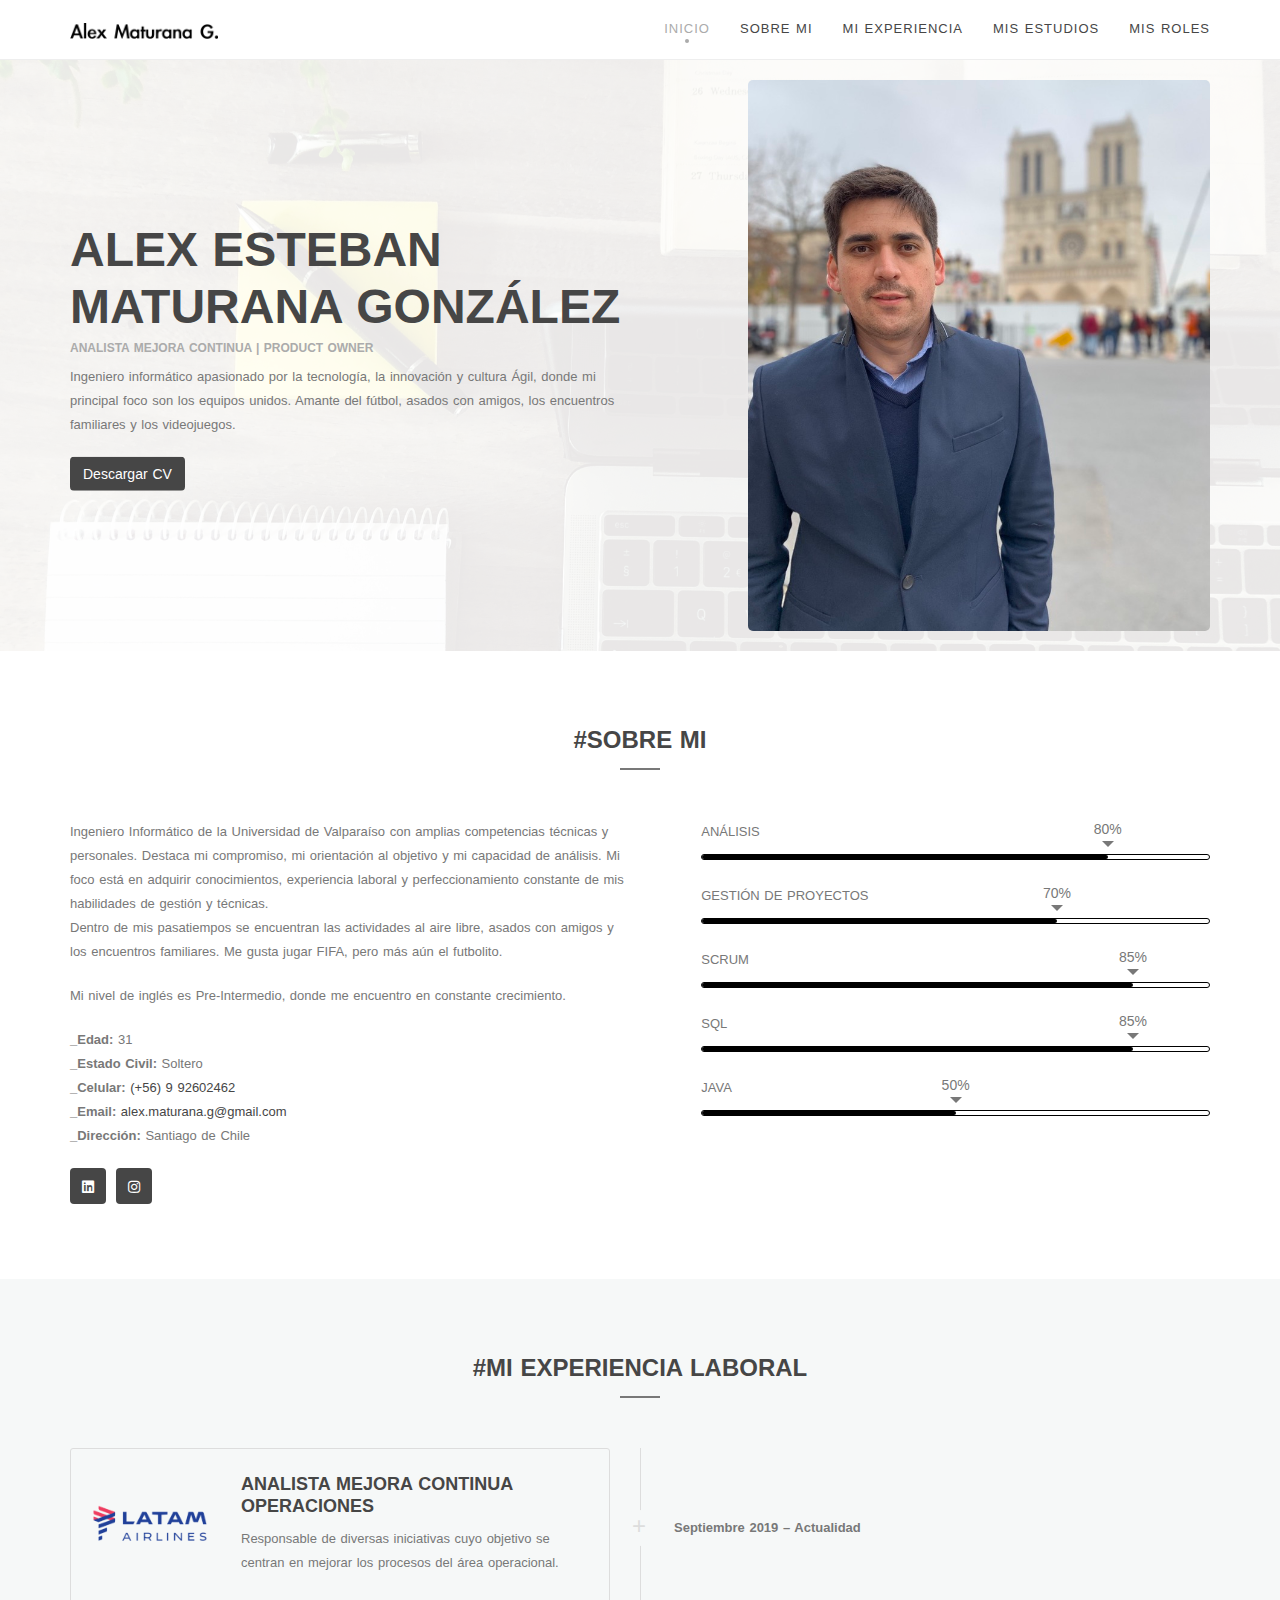
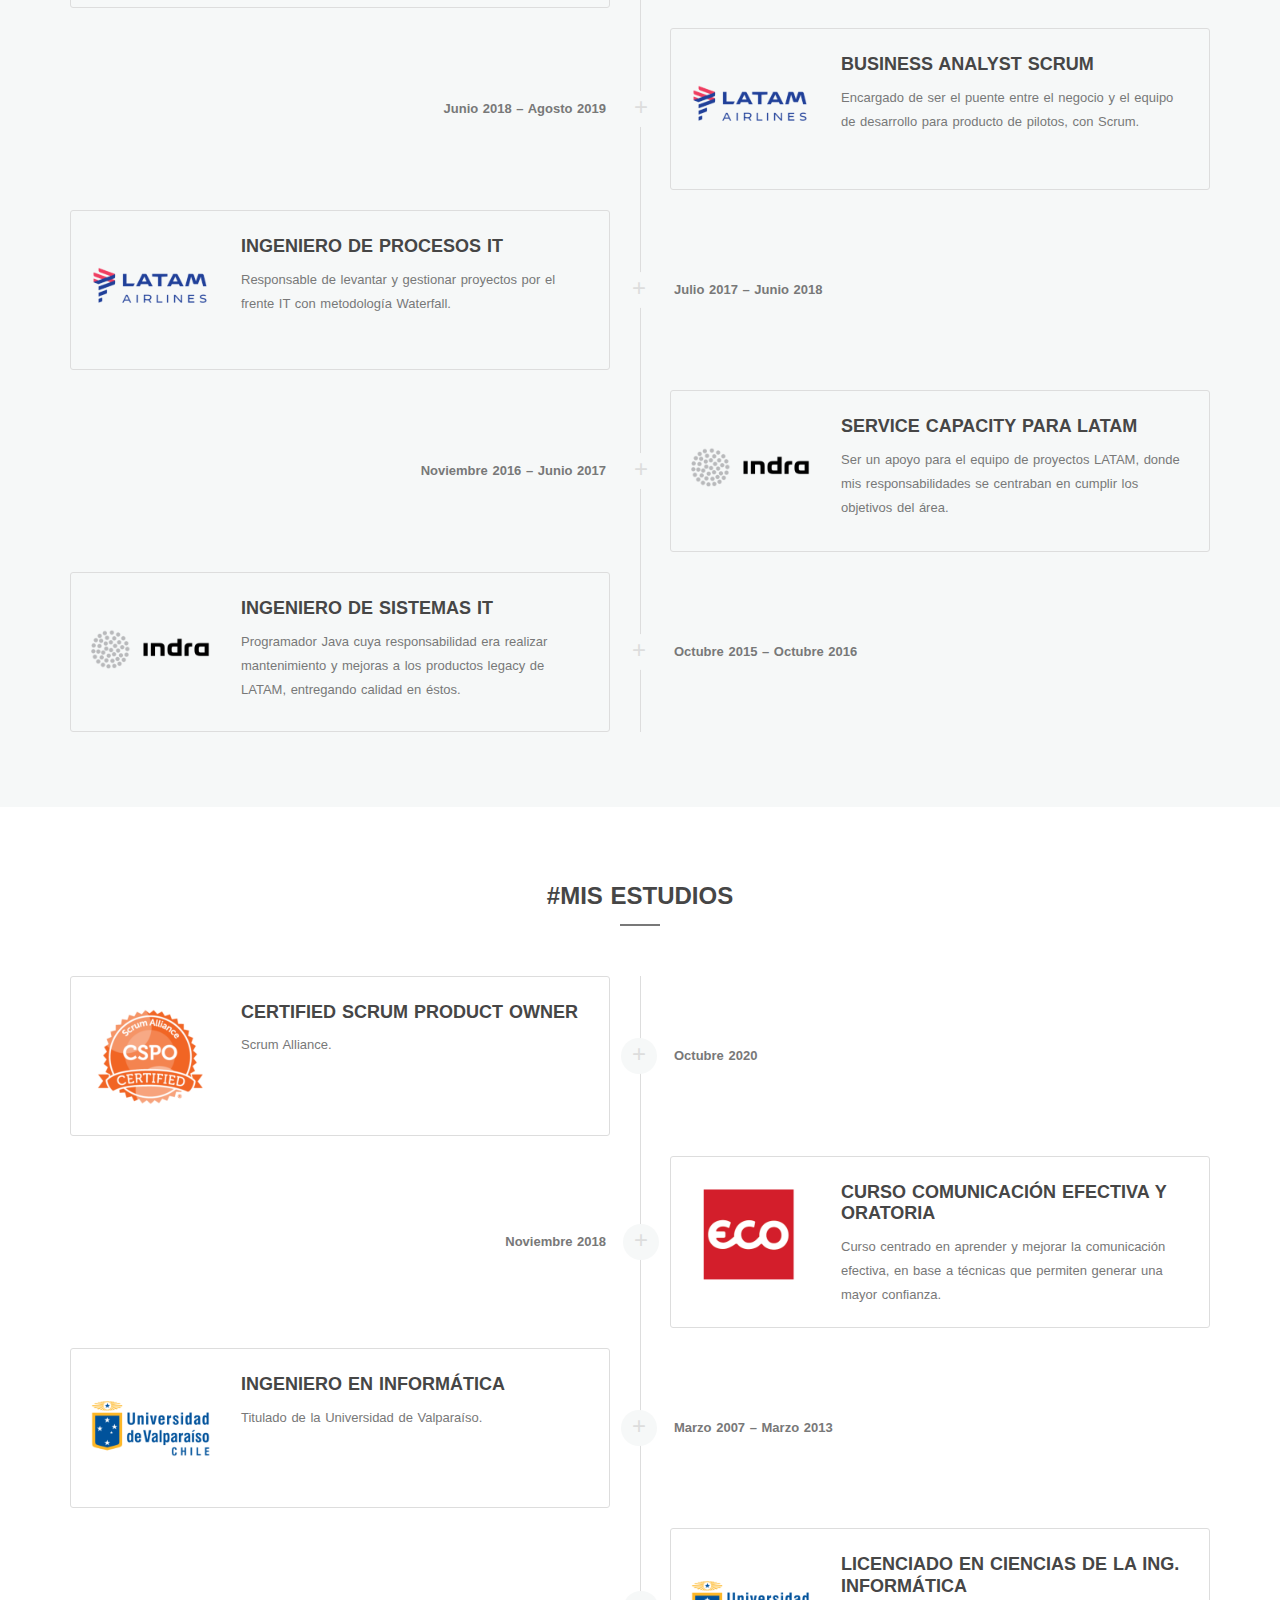
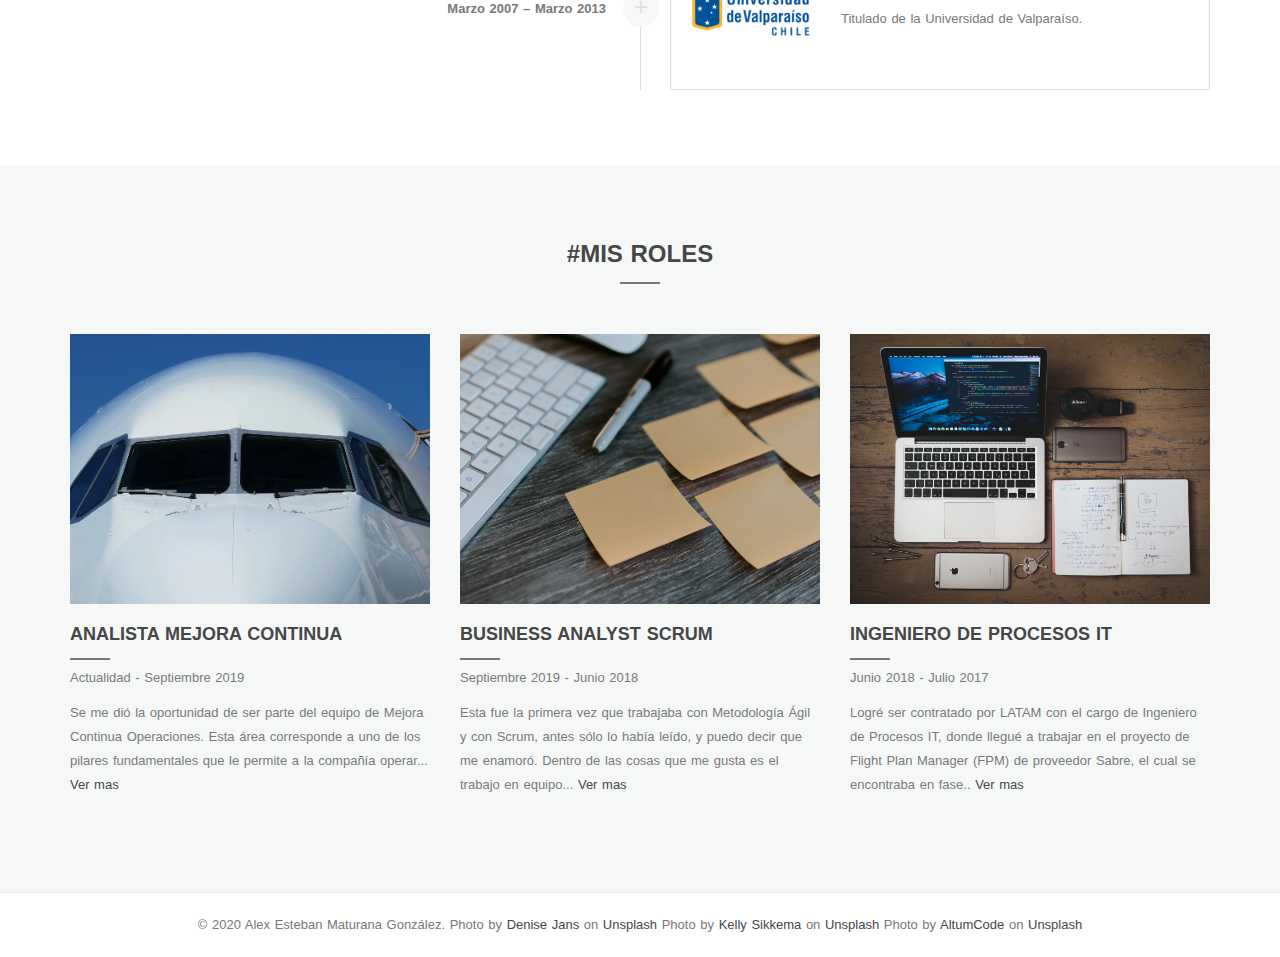
<file: index.html>
<!DOCTYPE html>
<html lang="es">

	<head>
		<meta charset="UTF-8">
		<title>Alex M.G</title>
		<meta name="viewport" content="width=device-width, initial-scale=1.0">
		<meta name="format-detection" content="telephone=no">
		<meta name="apple-mobile-web-app-capable" content="yes">
		<meta name="description" content="CV Alex Maturana Gonzalez">
   		<meta name="author" content="Alex Maturana Gonzalez">
		
		<link rel="stylesheet" type="text/css" href="css/libs/bootstrap.min.css">
		<link rel="stylesheet" type="text/css" href="css/styles.css">
		<link href="css/fontawesome-free-5.14/css/all.css" rel="stylesheet">

		<!-- Global site tag (gtag.js) - Google Analytics -->
		<script async src="https://www.googletagmanager.com/gtag/js?id=UA-178997174-1"></script>
		<script>
  			window.dataLayer = window.dataLayer || [];
  			function gtag(){dataLayer.push(arguments);}
  			gtag('js', new Date());
			gtag('config', 'UA-178997174-1');
		</script>

	</head>

<body class="home">

	<!-- Preload -->
	<div id="preload">
		<div class="kd-bounce">
			<div></div>
			<div></div>
		</div>
	</div>
	<!-- Preload -->

	<!-- Wrapper Site -->
	<div id="main-content">

		<!-- Header -->
		<header id="header" class="header">
			<div class="container">
				<div class="header-inner">
					<div class="logo-wrap">
						<div class="logo">
							<a href="index.html">
								<img src="images/logo.png" srcset="images/logo@2x.png 2x" alt="">
							</a>
						</div>
					</div>
					<div class="wrap-menu">

						<!-- Mobile -->
						<div class="menu-mobile">
							<span class="item item-1"></span>
							<span class="item item-2"></span>
							<span class="item item-3"></span>
						</div>
						<!-- End Mobile -->

						<!-- Main Menu -->
						<div class="main-menu">

							<!-- Logo Mobile -->
							<div class="logo">
								<a href="index.html">
									<img src="images/logo-mobile.png" srcset="images/logo-mobile@2x.png 2x" alt="">
								</a>
							</div>
							<!-- End Logo Mobile -->

							<nav class="nav">
								<ul class="menu menu-list text-right clearfix">
									<li class="menu-item active"><a href="index.html#home">Inicio</a></li>
									<li class="menu-item"><a href="index.html#about">Sobre Mi</a></li>
									<li class="menu-item"><a href="index.html#experience">Mi Experiencia</a></li>
									<li class="menu-item"><a href="index.html#estudios">Mis Estudios</a></li>
									<li class="menu-item"><a href="index.html#roles">Mis Roles</a></li>
								</ul>
							</nav>

							<!-- Btn Close -->
							<div class="btn-close">
								<i class="fa fa-times" title="Close"></i>
							</div>

							<!-- End Btn Close -->
						</div>
						<!-- End Main Menu -->
					</div>
				</div>
			</div>
		</header>
		<div class="cover"></div>
		<div class="header-hide"></div>
		<!-- End Header -->

		<!-- Main Image -->
		<div id="home"></div>
		<section id="main-image" class="main-image color-1 overlay">
			<div class="container">
				<div class="main-image-inner">
					<div class="row">
						<div class="col-xs-12 col-sm-6 static">
							<div class="hello">
								<h1>Alex Esteban Maturana González</h1>
								<h6>Analista Mejora Continua | Product Owner</h6>
								<p>
									Ingeniero informático apasionado por la tecnología, la innovación y cultura Ágil, donde mi principal foco son los equipos unidos. Amante del fútbol, asados con amigos, los encuentros familiares y los videojuegos.
								</p>
								<a href="cv/cv_AlexMaturanaG_2020.pdf" download class="btn" target="_blank">Descargar CV</a>
							</div>
						</div>
						<div class="col-xs-12 col-sm-6">
							<div class="col-sm-offset-2 p20">
								<img src="images/alex.jpeg" alt="">
							</div>
						</div>
					</div>
				</div>

			</div>
		</section>
		<!-- End Main Image -->

		<!-- Sobre mi -->
		<section id="about">
			<div class="container">
				<div class="section-inner">
					<div class="title-wrap">
						<h3 class="title">#Sobre Mi</h3>
					</div>
					<div class="row">
						<div class="col-sm-6">

							<p>
								Ingeniero Informático de la Universidad de Valparaíso con amplias competencias técnicas y personales. Destaca mi compromiso, mi orientación al objetivo y mi capacidad de análisis. Mi foco está en adquirir conocimientos, experiencia laboral y perfeccionamiento constante de mis habilidades de gestión y técnicas.
								<br/>
								Dentro de mis pasatiempos se encuentran las actividades al aire libre, asados con amigos y los encuentros familiares. Me gusta jugar FIFA, pero más aún el futbolito.</p>
								
								<p>Mi nivel de inglés es Pre-Intermedio, donde me encuentro en constante crecimiento.</p>
							</p>
							<ul class="info-list">
								<li><strong>_Edad:</strong> 31</li>
								<li><strong>_Estado Civil:</strong> Soltero</li>
								<li><strong>_Celular:</strong> <a href="tel:+56992602462"> (+56) 9 92602462</a></li>
								<li><strong>_Email:</strong><a href="mailto:alex.maturana.g@gmail.com"> alex.maturana.g@gmail.com</a></li>
								<li><strong>_Dirección:</strong> Santiago de Chile</li>
							</ul>

							<div class="socials">
								<a href="https://www.linkedin.com/in/alex-maturana-gonzález-a2b76559/" title="Linkedin" class="btn" target="_blank">
									<i class="fab fa-linkedin"></i>
								</a>
								<a href="https://www.instagram.com/alex_matg/" title="Instagram" class="btn" target="_blank">
									<i class="fab fa-instagram"></i>
								</a>
							</div>

						</div>
						<div class="col-sm-6">
							<div class="col-sm-offset-1">
								<div class="skills-progress">
									<div class="skill-item" data-percent="80">
										<span class="skill-title">Análisis</span>
										<div class="skill-progress">
											<div class="skill-percent">
												<div class="skill-arrow">80%</div>
											</div>
										</div>
									</div>
									<div class="skill-item" data-percent="70">
										<span class="skill-title">Gestión De Proyectos</span>
										<div class="skill-progress">
											<div class="skill-percent">
												<div class="skill-arrow">70%</div>
											</div>
										</div>
									</div>

									<div class="skill-item" data-percent="85">
										<span class="skill-title">SCRUM</span>
										<div class="skill-progress">
											<div class="skill-percent">
												<div class="skill-arrow">85%</div>
											</div>
										</div>
									</div>

									<div class="skill-item" data-percent="85">
										<span class="skill-title">SQL</span>
										<div class="skill-progress">
											<div class="skill-percent">
												<div class="skill-arrow">85%</div>
											</div>
										</div>
									</div>

									<div class="skill-item" data-percent="50">
										<span class="skill-title">Java</span>
										<div class="skill-progress">
											<div class="skill-percent">
												<div class="skill-arrow">50%</div>
											</div>
										</div>
									</div>
								</div>
							</div>
						</div>
					</div>
				</div>
			</div>
		</section>
		<!-- End Sobre mi -->

		<!-- Mi Experiencia -->
		<section id="experience" class="color-1">
			<div class="container">
				<div class="section-inner">
					<div class="title-wrap">
						<h3 class="title">#Mi Experiencia Laboral</h3>
					</div>
					<div class="experience-list">
						<div class="experience-item">
							<div class="experience-image">
								<img src="images/experience/latam.png" alt="">
							</div>
							<div class="experience-content">
								<span class="experience-date"><strong>Septiembre 2019 – Actualidad</strong></span>
								<h5><a href="index.html#roles">Analista Mejora Continua Operaciones</a></h5>
								<p>
									Responsable de diversas iniciativas cuyo objetivo se centran en mejorar los procesos del área operacional.
								</p>
							</div>
						</div>
						<div class="experience-item">
							<div class="experience-image">
								<img src="images/experience/latam.png" alt="">
							</div>
							<div class="experience-content">
								<span class="experience-date"><strong>Junio 2018 – Agosto 2019</strong></span>
								<h5><a href="index.html#roles">Business Analyst Scrum</a></h5>
								<p>
									Encargado de ser el puente entre el negocio y el equipo de desarrollo para producto de pilotos, con Scrum.
								</p>
							</div>
						</div>
						<div class="experience-item">
							<div class="experience-image">
								<img src="images/experience/latam.png" alt="">
							</div>
							<div class="experience-content">
								<span class="experience-date"><strong>Julio 2017 – Junio 2018</strong></span>
								<h5><a href="index.html#roles">Ingeniero de Procesos IT</a></h5>
								<p>
									Responsable de levantar y gestionar proyectos por el frente IT con metodología Waterfall.
								</p>
							</div>
						</div>
						<div class="experience-item">
							<div class="experience-image">
								<img src="images/experience/indra.png" alt="">
							</div>
							<div class="experience-content">
								<span class="experience-date"><strong>Noviembre 2016 – Junio 2017</strong></span>
								<h5><a href="index.html#roles">Service Capacity para LATAM</a></h5>
								<p>
									Ser un apoyo para el equipo de proyectos LATAM, donde mis responsabilidades se centraban en cumplir los objetivos del área.
								</p>
							</div>
						</div>
						<div class="experience-item">
							<div class="experience-image">
								<img src="images/experience/indra.png" alt="">
							</div>
							<div class="experience-content">
								<span class="experience-date"><strong>Octubre 2015 – Octubre 2016</strong></span>
								<h5><a href="index.html#roles">Ingeniero de Sistemas IT</a></h5>
								<p>
									Programador Java cuya responsabilidad era realizar mantenimiento y mejoras a los productos legacy de LATAM, entregando calidad en éstos.
								</p>
							</div>
						</div>
					</div>
				</div>
			</div>
		</section>
		<!-- End Experiencia -->


		<!-- Mis Estudios -->
		<section id="estudios">
			<div class="container">
				<div class="section-inner">
					<div class="title-wrap">
						<h3 class="title">#Mis Estudios</h3>
					</div>
					<div class="experience-list">
						<div class="experience-item">
							<div class="experience-image">
								<img src="images/experience/cspo.png" alt="">
							</div>
							<div class="experience-content">
								<span class="experience-date"><strong>Octubre 2020</strong></span>
								<h5>Certified Scrum Product Owner</h5>
								<p>
									Scrum Alliance.
								</p>
							</div>
						</div>
						<div class="experience-item">
							<div class="experience-image">
								<img src="images/experience/eco.png" alt="">
							</div>
							<div class="experience-content">
								<span class="experience-date"><strong>Noviembre 2018</strong></span>
								<h5>Curso Comunicación Efectiva y Oratoria</h5>
								<p>
									Curso centrado en aprender y mejorar la comunicación efectiva, en base a técnicas que permiten generar una mayor confianza.
								</p>
							</div>
						</div>
						<div class="experience-item">
							<div class="experience-image">
								<img src="images/experience/uv.png" alt="">
							</div>
							<div class="experience-content">
								<span class="experience-date"><strong>Marzo 2007 – Marzo 2013</strong></span>
								<h5>Ingeniero en Informática</h5>
								<p>
									Titulado de la Universidad de Valparaíso.
								</p>
							</div>
						</div>
						<div class="experience-item">
							<div class="experience-image">
								<img src="images/experience/uv.png" alt="">
							</div>
							<div class="experience-content">
								<span class="experience-date"><strong>Marzo 2007 – Marzo 2013</strong></span>
								<h5>Licenciado en Ciencias de la Ing. Informática</h5>
								<p>
									Titulado de la Universidad de Valparaíso.
								</p>
							</div>
						</div>
					</div>
				</div>
			</div>
		</section>
		<!-- End Mis Estudios -->


		<!-- Roles -->
		<section id="roles" class="color-1">
			<div class="container">
				<a href="blog.html"></a>
				<div class="section-inner">
					<div class="wrap-title">
						<h3 class="title">#Mis Roles</h3>
					</div>
					<div class="row">

						<div class="col-sm-4">
							<!-- Article -->
							<article class="post">
								<div class="post-media image" style="background-image: url(images/posts/single.jpg)">
									<img src="images/posts/single.jpg" alt="Post">
								</div>
								<div class="post-content">
									<h3 class="title">
										Analista Mejora Continua
									</h3>

									<!-- Post Details -->
									<div class="post-details">
										Actualidad - Septiembre 2019
									</div>
									<!-- End Post Details -->

									<!-- The Content -->
									<div class="the-excerpt">
										<p>Se me dió la oportunidad de ser parte del equipo de Mejora Continua Operaciones. Esta área corresponde a uno de los pilares fundamentales que le permite a la compañía operar...
										<a href="amc.html#">Ver mas</a></p>
									</div>
									<!-- End The Content -->
								</div>
							</article>
							<!-- End Article -->
						</div>
						<div class="col-sm-4">
							<!-- Article -->
							<article class="post">
								<div class="post-media image" style="background-image: url(images/posts/single_agile.jpg)">
									<img src="images/posts/single_agile.jpg" alt="Post">
								</div>
								<div class="post-content">
									<h3 class="title">
										Business Analyst Scrum
									</h3>

									<!-- Post Details -->
									<div class="post-details">
										Septiembre 2019 - Junio 2018
									</div>
									<!-- End Post Details -->

									<!-- The Content -->
									<div class="the-excerpt">
										<p>Esta fue la primera vez que trabajaba con Metodología Ágil y con Scrum, antes sólo lo había leído, y puedo decir que me enamoró. Dentro de las cosas que me gusta es el trabajo en equipo...
										<a href="ba.html#">Ver mas</a></p>

									</div>
									<!-- End The Content -->
								</div>
							</article>
							<!-- End Article -->
						</div>
						<div class="col-sm-4">
							<!-- Article -->
							<article class="post">
								<div class="post-media image" style="background-image: url(images/posts/single_process.jpg)">
									<img src="images/posts/single_process.jpg" alt="Post">
								</div>
								<div class="post-content">
									<h3 class="title">
										Ingeniero de Procesos IT
									</h3>

									<!-- Post Details -->
									<div class="post-details">
										Junio 2018 - Julio 2017
									</div>
									<!-- End Post Details -->

									<!-- The Content -->
									<div class="the-excerpt">
										<p>Logré ser contratado por LATAM con el cargo de Ingeniero de Procesos IT, donde llegué a trabajar en el proyecto de Flight Plan Manager  (FPM) de proveedor Sabre, el cual se encontraba en fase..
											<a href="pi.html#">Ver mas</a></p>
									</div>
									<!-- End The Content -->
								</div>
							</article>
							<!-- End Article -->
						</div>
					</div>
				</div>
			</div>
		</section>
		<!-- End Roles -->

		<footer id="footer" class="footer">
			<div class="footer-inner">
				<!-- Copyright -->
				<div class="copyright">
					© 2020 Alex Esteban Maturana González.
					<span>Photo by <a href="https://unsplash.com/@dmjdenise?utm_source=unsplash&amp;utm_medium=referral&amp;utm_content=creditCopyText">Denise Jans</a> on <a href="https://unsplash.com/?utm_source=unsplash&amp;utm_medium=referral&amp;utm_content=creditCopyText">Unsplash</a></span>
					<span>Photo by <a href="https://unsplash.com/@kellysikkema?utm_source=unsplash&amp;utm_medium=referral&amp;utm_content=creditCopyText">Kelly Sikkema</a> on <a href="https://unsplash.com/s/photos/scrum-it?utm_source=unsplash&amp;utm_medium=referral&amp;utm_content=creditCopyText">Unsplash</a></span>
					<span>Photo by <a href="https://unsplash.com/@altumcode?utm_source=unsplash&amp;utm_medium=referral&amp;utm_content=creditCopyText">AltumCode</a> on <a href="https://unsplash.com/s/photos/developer?utm_source=unsplash&amp;utm_medium=referral&amp;utm_content=creditCopyText">Unsplash</a></span>
				</div>
				<!-- End Copyright -->

				<!-- Back To Top -->
				<a href="index.html#" class="back-to-top btn"><i class="fa fa-chevron-up"></i></a>
				<!-- End Back To Top -->
			</div>
		</footer>

	</div>
	<!-- End Wrapper Site -->

	<!-- Scripts -->
	<script src="js/libs/jquery-1.12.4.min.js"></script>
	<script src="js/libs/bootstrap.min.js"></script>
	<script src="js/libs/jquery.nav.js"></script>
	<script src="js/scripts.js"></script>
	<!-- End Scripts -->

</body>
</html>
</file>
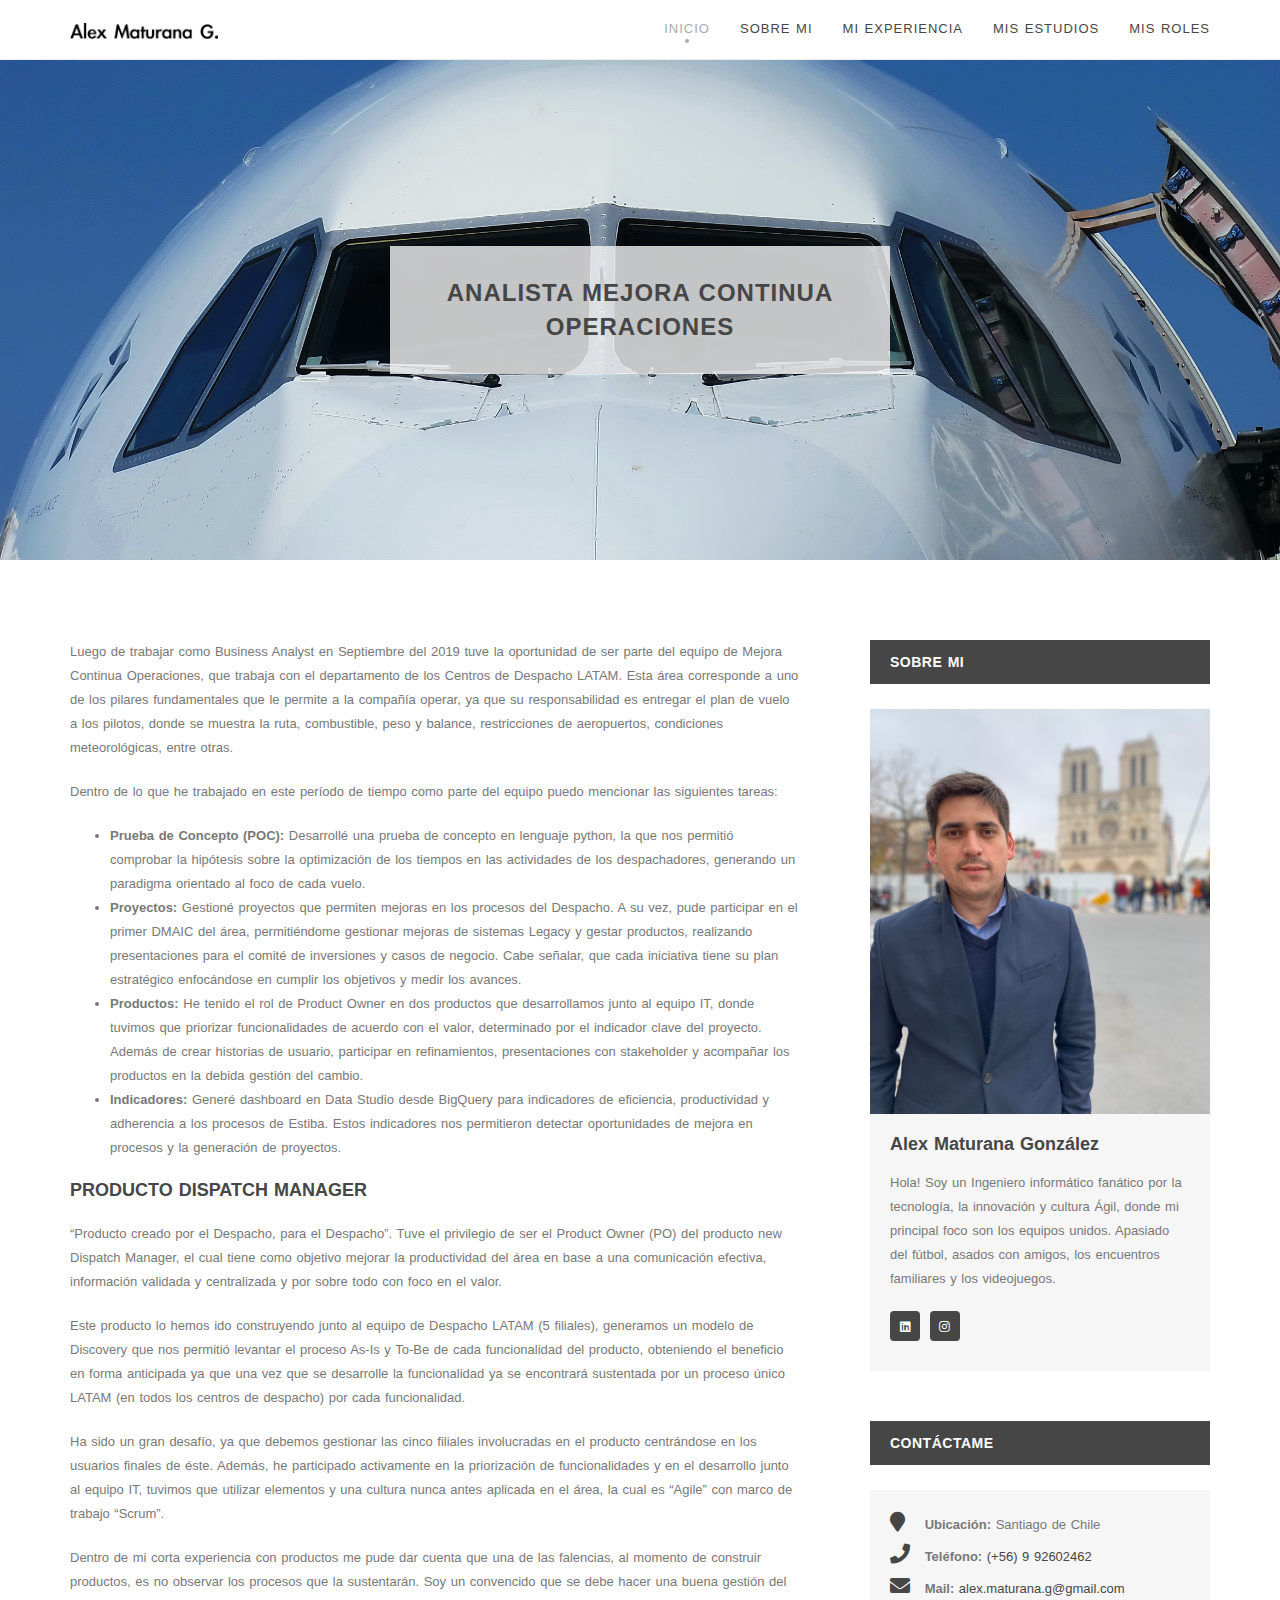
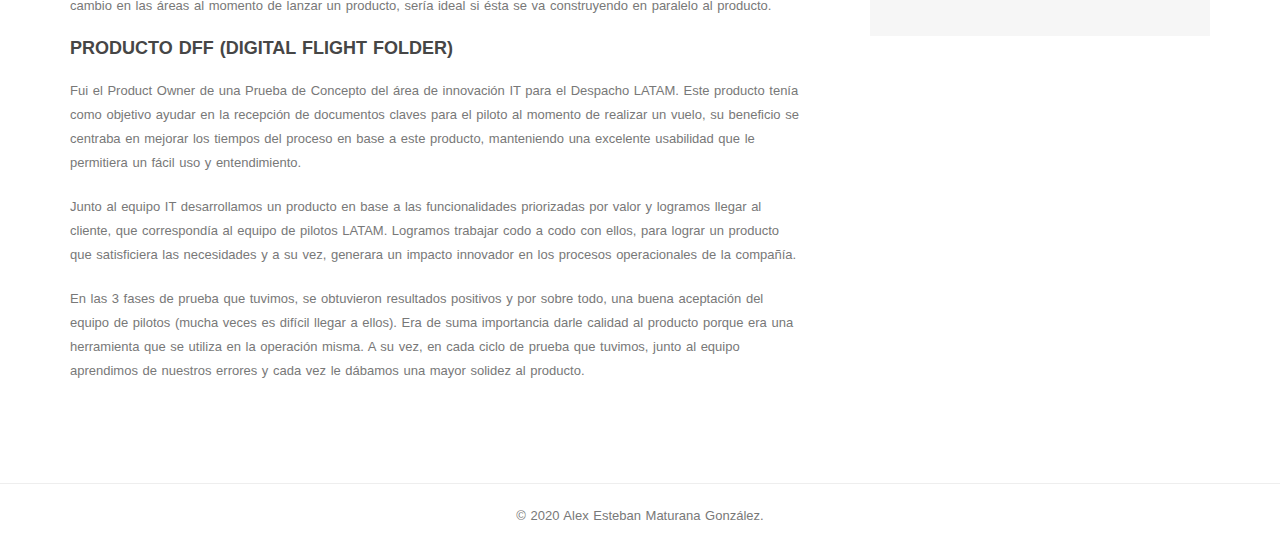
<file: amc.html>
<!DOCTYPE html>
<html lang="en">

<head>
	<meta charset="UTF-8">
	<title>Alex Maturana G - Analista Mejora Continua</title>
	<meta name="viewport" content="width=device-width, initial-scale=1.0">
	<meta name="format-detection" content="telephone=no">
	<meta name="apple-mobile-web-app-capable" content="yes">
	<meta name="description" content="CV Alex Maturana González">
   	<meta name="author" content="Alex Maturana González">

	<link rel="stylesheet" type="text/css" href="css/libs/bootstrap.min.css">
	<link rel="stylesheet" type="text/css" href="css/styles.css">
	<link href="css/fontawesome-free-5.14/css/all.css" rel="stylesheet">
</head>

<body class="single-post">

	<!-- Preload -->
	<div id="preload">
		<div class="kd-bounce">
			<div></div>
			<div></div>
		</div>
	</div>
	<!-- Preload -->

	<!-- Wrapper Site -->
	<div id="main-content">

		<!-- Header -->
		<header id="header" class="header">
			<div class="container">
				<div class="header-inner">
					<div class="logo-wrap">
						<div class="logo">
							<a href="index.html">
								<img src="images/logo.png" srcset="images/logo@2x.png 2x" alt="">
							</a>
						</div>
					</div>
					<div class="wrap-menu">

						<!-- Mobile -->
						<div class="menu-mobile">
							<span class="item item-1"></span>
							<span class="item item-2"></span>
							<span class="item item-3"></span>
						</div>
						<!-- End Mobile -->

						<!-- Main Menu -->
						<div class="main-menu">

							<!-- Logo Mobile -->
							<div class="logo">
								<a href="index.html">
									<img src="images/logo-mobile.png" srcset="images/logo-mobile@2x.png 2x" alt="">
								</a>
							</div>
							<!-- End Logo Mobile -->

							<nav class="nav">
								<ul class="menu menu-list text-right clearfix">
									<li class="menu-item active"><a href="index.html#home">Inicio</a></li>
									<li class="menu-item"><a href="index.html#about">Sobre Mi</a></li>
									<li class="menu-item"><a href="index.html#experience">Mi Experiencia</a></li>
									<li class="menu-item"><a href="index.html#estudios">Mis Estudios</a></li>
									<li class="menu-item"><a href="index.html#roles">Mis Roles</a></li>
								</ul>
							</nav>

							<!-- Btn Close -->
							<div class="btn-close">
								<i class="fa fa-times" title="Close"></i>
							</div>

							<!-- End Btn Close -->
						</div>
						<!-- End Main Menu -->
					</div>
				</div>
			</div>
		</header>
		<div class="cover"></div>
		<div class="header-hide"></div>
		<!-- End Header -->

		<!-- Thumbnail -->
		<div class="post-thumbnail image" style="background-image: url(images/posts/single.jpg); ">
			<div class="post-thumbnail-inner">
				<div class="post-thumbnail-box">
					<h2 class="title">Analista Mejora Continua Operaciones</h2>
				</div>
			</div>
		</div>
		<!-- End Thumbnail -->

		<!-- Posts -->
		<div id="posts">
			<div class="container">
				<div class="row">
					<div class="col-md-8">
						<div class="blog-container">
							<div class="blog-posts">
								<article class="post">

									<!-- Content -->
									<div class="post-content">

										<div class="the-excerpt">

											<p>Luego de trabajar como  Business Analyst en Septiembre del 2019 tuve  la oportunidad de ser parte del equipo de Mejora Continua Operaciones, que trabaja con  el departamento de los Centros de Despacho LATAM. Esta área corresponde a uno de los pilares fundamentales que le permite a la compañía operar, ya que su responsabilidad es entregar el plan de vuelo a los pilotos, donde se muestra la ruta, combustible, peso y balance, restricciones de aeropuertos, condiciones meteorológicas, entre otras.</p>
<br\>									
<p>Dentro de lo que he trabajado en este período de tiempo como parte del equipo puedo mencionar las siguientes tareas:</p>
<p>
<ul type=”A”>															
	<li><strong>Prueba de Concepto (POC):</strong> Desarrollé una prueba de concepto en lenguaje python, la que nos permitió comprobar la hipótesis sobre la optimización de los tiempos en las actividades de los despachadores, generando un paradigma orientado al foco de cada vuelo.</li>

	<li><strong>Proyectos:</strong> Gestioné proyectos que permiten mejoras en los procesos del Despacho. A su vez, pude participar en el primer DMAIC del área, permitiéndome gestionar mejoras de sistemas Legacy y gestar productos, realizando presentaciones  para el comité de inversiones y casos de negocio. Cabe señalar, que cada iniciativa tiene su plan estratégico enfocándose  en cumplir los objetivos y medir los avances.</li>

	<li><strong>Productos:</strong> He tenido el rol de Product Owner en dos productos que desarrollamos junto al equipo IT, donde tuvimos que priorizar funcionalidades de acuerdo con el valor, determinado por el indicador clave del proyecto. Además de crear historias de usuario, participar en refinamientos, presentaciones con stakeholder y acompañar los productos en la debida gestión del cambio.</li>

	<li><strong>Indicadores:</strong> Generé dashboard en Data Studio desde BigQuery para indicadores de eficiencia, productividad y adherencia a los procesos de Estiba. Estos indicadores nos permitieron detectar oportunidades de mejora en procesos y la generación de proyectos.</li>
</ul>
<br\>
</p>
<br\>

<p>
<h6>Producto Dispatch Manager</h6>
</p>

<p>“Producto creado por el Despacho, para el Despacho”. Tuve el privilegio de ser el Product Owner (PO) del producto new Dispatch Manager, el cual tiene como objetivo mejorar la productividad del área en base a una comunicación efectiva, información validada  y centralizada y por sobre todo con foco en el valor.</p>

<p>Este producto lo hemos ido construyendo junto al equipo de Despacho LATAM (5 filiales), generamos un modelo de Discovery que nos permitió levantar el proceso As-Is y To-Be de cada funcionalidad del producto, obteniendo el  beneficio en forma anticipada ya que  una vez que se desarrolle la funcionalidad ya se encontrará sustentada por un proceso único LATAM (en todos los centros de despacho) por cada funcionalidad.</p>

<p>Ha sido un gran desafío, ya que debemos gestionar las cinco filiales involucradas en el producto centrándose  en los usuarios finales de éste. Además, he participado activamente en la priorización de funcionalidades y en el desarrollo junto al equipo IT, tuvimos que  utilizar elementos y una cultura nunca antes aplicada en el área, la cual es “Agile” con marco de trabajo “Scrum”.</p>

<p>Dentro de mi corta experiencia con productos me pude dar cuenta que una de las falencias, al momento de construir productos, es no observar  los procesos que la sustentarán. Soy un convencido que se debe hacer una buena gestión del cambio en las áreas al momento de lanzar un producto, sería ideal si ésta se va construyendo en paralelo al producto.</p>

<br\>

<p>
<h6>Producto DFF (Digital Flight Folder)</h6>
</p>

<p>Fui el Product Owner de una Prueba de Concepto del área de innovación IT para el Despacho LATAM. Este producto tenía como objetivo ayudar en la recepción de documentos claves para el piloto al momento de realizar un vuelo, su beneficio se centraba en mejorar los tiempos del proceso en base a este producto, manteniendo una excelente usabilidad que le permitiera un fácil uso y entendimiento.</p>

<p>Junto al equipo IT desarrollamos un producto en base a las funcionalidades priorizadas por valor y logramos llegar al cliente, que correspondía al equipo de pilotos LATAM. Logramos trabajar codo a codo con ellos, para lograr un producto que satisficiera las necesidades y a su vez, generara un impacto innovador en los procesos operacionales de la compañía.</p> 

<p>En las 3 fases de prueba que tuvimos, se obtuvieron  resultados positivos y por sobre todo, una buena aceptación del equipo de pilotos (mucha veces es difícil llegar a ellos). Era de suma importancia darle calidad al producto porque era una herramienta que se utiliza en la operación misma. A su vez, en cada ciclo de prueba que tuvimos, junto al equipo aprendimos de nuestros errores y cada vez le dábamos una mayor solidez al producto.</p>

										</div>

									</div>
									<!-- End Content -->

								</article>

							</div>

						</div>
					</div>
					<div class="col-md-4">
						<div class="sidebar">

							<!-- About Me -->
							<div class="widget kd-about">
								<h2 class="widget-title">Sobre mi</h2>
								<img src="images/alex.jpeg" alt="" />
								<div class="widget-content">

									<h3 class="title">
										<a href="index.html#about">Alex Maturana González</a>
									</h3>
									<p class="description">
										Hola! Soy un Ingeniero informático fanático por la tecnología, la innovación y cultura Ágil, donde mi principal foco son los equipos unidos. Apasiado del fútbol, asados con amigos, los encuentros familiares y los videojuegos.
									</p>

									<div class="widget-follow-content">
										<a href="https://www.linkedin.com/in/alex-maturana-gonzález-a2b76559/" title="Linkedin" class="btn" target="_blank">
											<i class="fab fa-linkedin"></i>
										</a>
										<a href="https://www.instagram.com/alex_matg/" title="Instagram" class="btn" target="_blank">
											<i class="fab fa-instagram"></i>
										</a>
									</div>
								</div>
							</div>
							<!-- End About Me -->

							<!-- Contact -->
							<div class="widget kd-contact">
								<h2 class="widget-title">Contáctame</h2>
								<div class="widget-content">
									<div class="item-field">
										<i class="fa fa-map-marker"></i>
										<span><strong>Ubicación: </strong> Santiago de Chile</span>
									</div>
									<div class="item-field">
										<i class="fa fa-phone"></i>
										<span><strong>Teléfono: </strong><a href="tel:+56992602462"> (+56) 9 92602462</a></span>
									</div>
									<div class="item-field">
										<i class="fa fa-envelope"></i>
										<span><strong>Mail: </strong><a href="mailto:alex.maturana.g@gmail.com"> alex.maturana.g@gmail.com</a></span>
									</div>
								</div>
							</div>
							<!-- End Contact -->
						</div>
					</div>
				</div>

			</div>
		</div>

		<!-- End Posts -->

		<footer id="footer" class="footer">
			<div class="footer-inner">
				<!-- Copyright -->
				<div class="copyright">
					© 2020 Alex Esteban Maturana González.
				</div>
				<!-- End Copyright -->

				<!-- Back To Top -->
				<a href="amc.html#" class="back-to-top btn"><i class="fa fa-chevron-up"></i></a>
				<!-- End Back To Top -->
			</div>
		</footer>

	</div>
	<!-- End Wrapper Site -->

	<!-- Scripts -->
	<script src="js/libs/jquery-1.12.4.min.js"></script>
	<script src="js/libs/bootstrap.min.js"></script>
	<script src="js/libs/jquery.nav.js"></script>
	<script src="js/scripts.js"></script>
	<!-- End Scripts -->

</body>
</html>
</file>
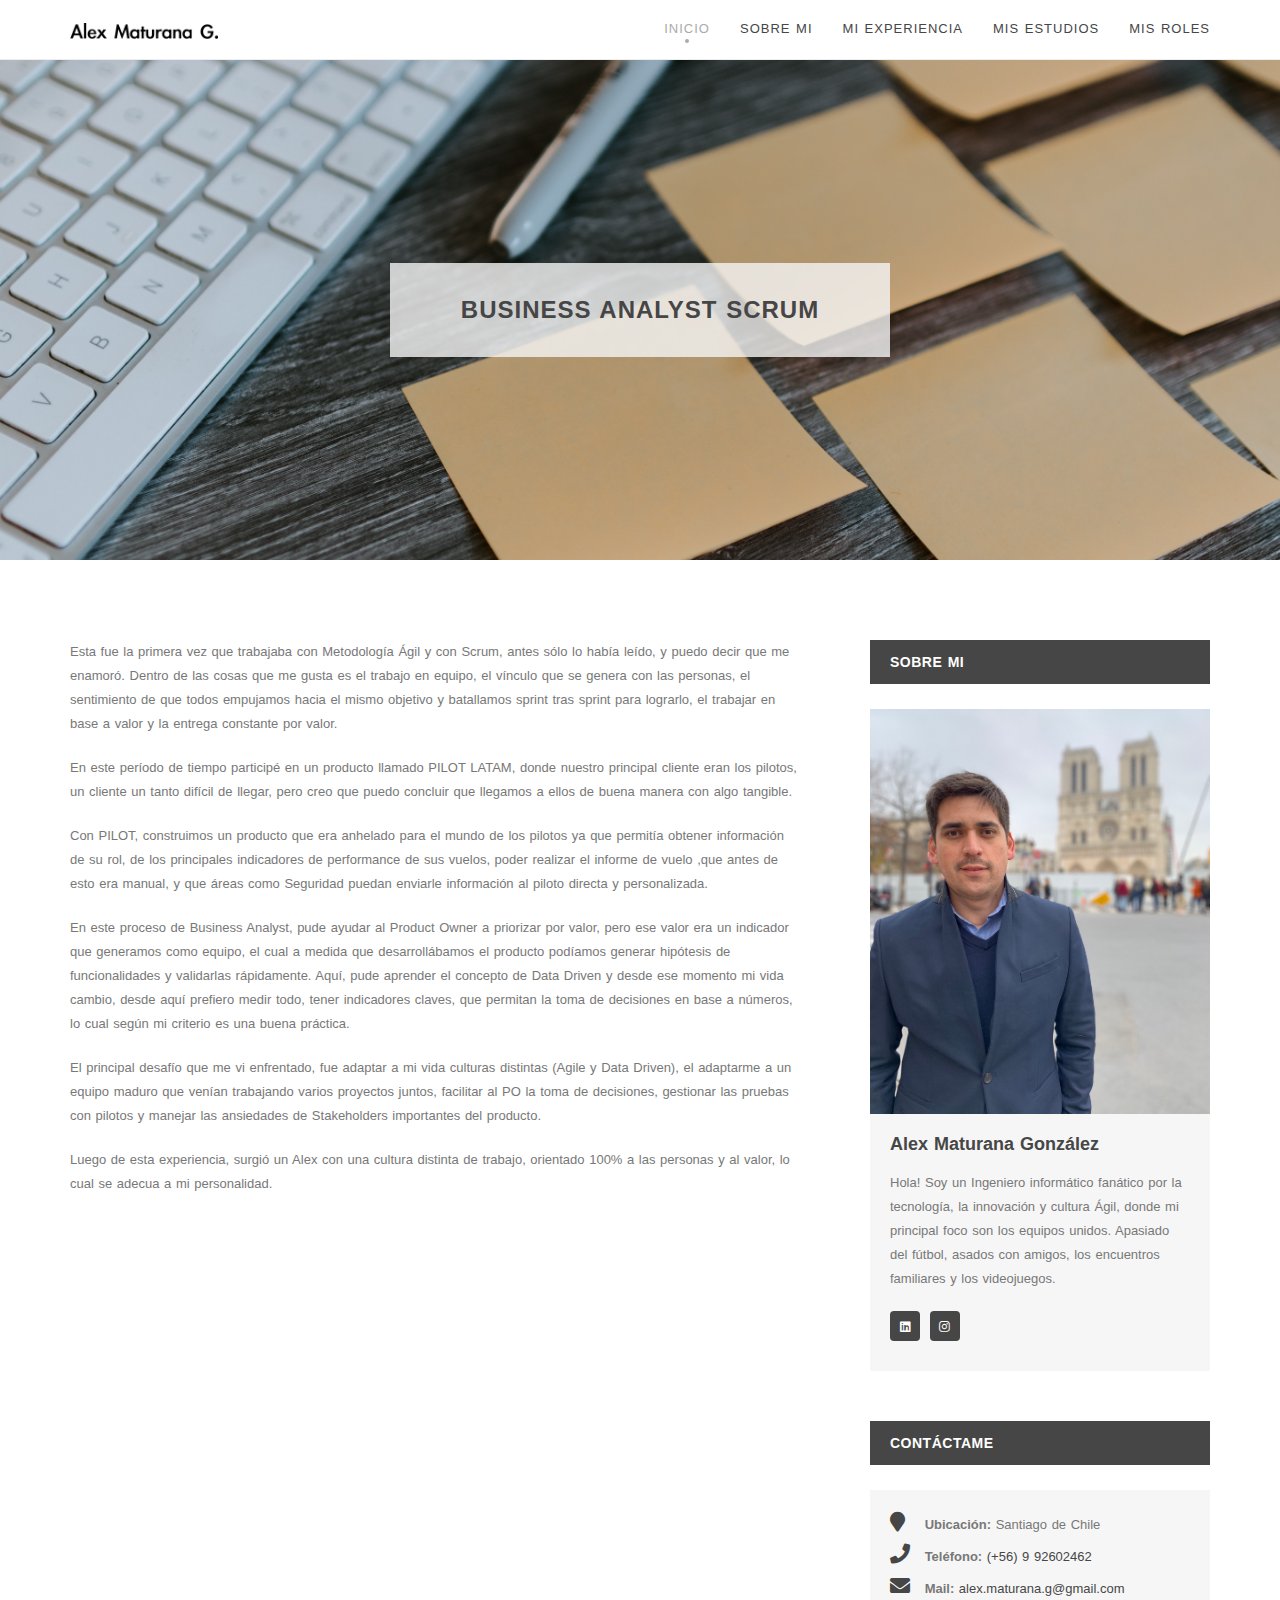
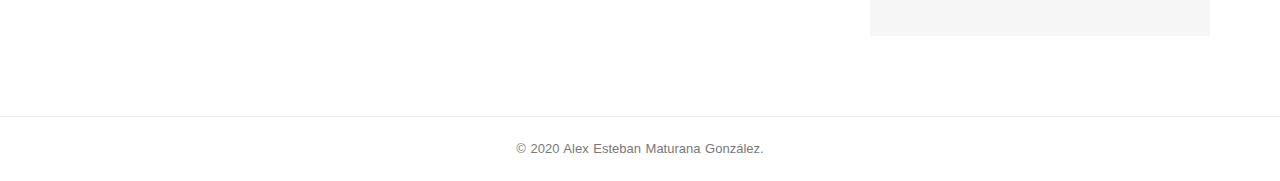
<file: ba.html>
<!DOCTYPE html>
<html lang="en">

<head>
	<meta charset="UTF-8">
	<title>Alex Maturana G - Business Analyst SCRUM</title>
	<meta name="viewport" content="width=device-width, initial-scale=1.0">
	<meta name="format-detection" content="telephone=no">
	<meta name="apple-mobile-web-app-capable" content="yes">
	<meta name="description" content="CV Alex Maturana González">
   	<meta name="author" content="Alex Maturana González">

	<link rel="stylesheet" type="text/css" href="css/libs/bootstrap.min.css">
	<link rel="stylesheet" type="text/css" href="css/styles.css">
	<link href="css/fontawesome-free-5.14/css/all.css" rel="stylesheet">
</head>

<body class="single-post">

	<!-- Preload -->
	<div id="preload">
		<div class="kd-bounce">
			<div></div>
			<div></div>
		</div>
	</div>
	<!-- Preload -->

	<!-- Wrapper Site -->
	<div id="main-content">

		<!-- Header -->
		<header id="header" class="header">
			<div class="container">
				<div class="header-inner">
					<div class="logo-wrap">
						<div class="logo">
							<a href="index.html">
								<img src="images/logo.png" srcset="images/logo@2x.png 2x" alt="">
							</a>
						</div>
					</div>
					<div class="wrap-menu">

						<!-- Mobile -->
						<div class="menu-mobile">
							<span class="item item-1"></span>
							<span class="item item-2"></span>
							<span class="item item-3"></span>
						</div>
						<!-- End Mobile -->

						<!-- Main Menu -->
						<div class="main-menu">

							<!-- Logo Mobile -->
							<div class="logo">
								<a href="index.html">
									<img src="images/logo-mobile.png" srcset="images/logo-mobile@2x.png 2x" alt="">
								</a>
							</div>
							<!-- End Logo Mobile -->

							<nav class="nav">
								<ul class="menu menu-list text-right clearfix">
									<li class="menu-item active"><a href="index.html#home">Inicio</a></li>
									<li class="menu-item"><a href="index.html#about">Sobre Mi</a></li>
									<li class="menu-item"><a href="index.html#experience">Mi Experiencia</a></li>
									<li class="menu-item"><a href="index.html#estudios">Mis Estudios</a></li>
									<li class="menu-item"><a href="index.html#roles">Mis Roles</a></li>
								</ul>
							</nav>

							<!-- Btn Close -->
							<div class="btn-close">
								<i class="fa fa-times" title="Close"></i>
							</div>

							<!-- End Btn Close -->
						</div>
						<!-- End Main Menu -->
					</div>
				</div>
			</div>
		</header>
		<div class="cover"></div>
		<div class="header-hide"></div>
		<!-- End Header -->

		<!-- Thumbnail -->
		<div class="post-thumbnail image" style="background-image: url(images/posts/single_agile.jpg); ">
			<div class="post-thumbnail-inner">
				<div class="post-thumbnail-box">
					<h2 class="title">Business Analyst SCRUM</h2>
				</div>
			</div>
		</div>
		<!-- End Thumbnail -->

		<!-- Posts -->
		<div id="posts">
			<div class="container">
				<div class="row">
					<div class="col-md-8">
						<div class="blog-container">
							<div class="blog-posts">
								<article class="post">

									<!-- Content -->
									<div class="post-content">

										<div class="the-excerpt">

											<p>Esta fue la primera vez que trabajaba con Metodología Ágil y con Scrum, antes sólo lo había leído, y puedo decir que me enamoró. Dentro de las cosas que me gusta es el trabajo en equipo, el vínculo que se genera con las personas, el sentimiento de que todos empujamos hacia el mismo objetivo y batallamos sprint tras sprint para lograrlo, el trabajar en base a valor y la entrega constante por valor.</p> 

<p>En este período de tiempo participé en un producto llamado PILOT LATAM, donde nuestro principal cliente eran los pilotos, un cliente un tanto difícil de llegar, pero creo que puedo concluir que llegamos a ellos de buena manera con algo tangible.</p> 

<p>Con PILOT, construimos un producto que era anhelado para el mundo de los  pilotos ya que permitía obtener información de su rol, de los principales indicadores de performance de sus vuelos, poder realizar el informe de vuelo ,que antes de esto era manual, y que áreas como Seguridad puedan enviarle información al piloto directa y personalizada.</p> 

<p>En este proceso de Business Analyst, pude ayudar al Product Owner a priorizar por valor, pero ese valor era un indicador que generamos como equipo, el cual a medida que desarrollábamos el producto podíamos generar hipótesis de funcionalidades y validarlas rápidamente. Aquí, pude aprender el concepto de Data Driven y desde ese momento  mi vida cambio, desde aquí prefiero medir todo, tener indicadores claves, que permitan la toma de decisiones en base a números, lo cual según  mi criterio es una buena práctica.</p>  

<p>El principal desafío que me vi enfrentado, fue adaptar a mi vida culturas distintas (Agile y Data Driven), el adaptarme a un equipo maduro que venían trabajando varios proyectos juntos, facilitar al PO la toma de decisiones, gestionar las pruebas con pilotos y manejar las ansiedades de Stakeholders importantes del producto.</p>  

<p>Luego de esta experiencia, surgió un Alex con una cultura distinta de trabajo, orientado 100% a las personas y al valor, lo cual se adecua a mi personalidad.</p> 


										</div>

									</div>
									<!-- End Content -->

								</article>

							</div>

						</div>
					</div>
					<div class="col-md-4">
						<div class="sidebar">

							<!-- About Me -->
							<div class="widget kd-about">
								<h2 class="widget-title">Sobre mi</h2>
								<img src="images/alex.jpeg" alt="" />
								<div class="widget-content">

									<h3 class="title">
										<a href="index.html#about">Alex Maturana González</a>
									</h3>
									<p class="description">
										Hola! Soy un Ingeniero informático fanático por la tecnología, la innovación y cultura Ágil, donde mi principal foco son los equipos unidos. Apasiado del fútbol, asados con amigos, los encuentros familiares y los videojuegos.
									</p>

									<div class="widget-follow-content">
										<a href="https://www.linkedin.com/in/alex-maturana-gonzález-a2b76559/" title="Linkedin" class="btn" target="_blank">
											<i class="fab fa-linkedin"></i>
										</a>
										<a href="https://www.instagram.com/alex_matg/" title="Instagram" class="btn" target="_blank">
											<i class="fab fa-instagram"></i>
										</a>
									</div>
								</div>
							</div>
							<!-- End About Me -->

							<!-- Contact -->
							<div class="widget kd-contact">
								<h2 class="widget-title">Contáctame</h2>
								<div class="widget-content">
									<div class="item-field">
										<i class="fa fa-map-marker"></i>
										<span><strong>Ubicación: </strong> Santiago de Chile</span>
									</div>
									<div class="item-field">
										<i class="fa fa-phone"></i>
										<span><strong>Teléfono: </strong><a href="tel:+56992602462"> (+56) 9 92602462</a></span>
									</div>
									<div class="item-field">
										<i class="fa fa-envelope"></i>
										<span><strong>Mail: </strong><a href="mailto:alex.maturana.g@gmail.com"> alex.maturana.g@gmail.com</a></span>
									</div>
								</div>
							</div>
							<!-- End Contact -->
						</div>
					</div>
				</div>

			</div>
		</div>

		<!-- End Posts -->

		<footer id="footer" class="footer">
			<div class="footer-inner">
				<!-- Copyright -->
				<div class="copyright">
					© 2020 Alex Esteban Maturana González.
				</div>
				<!-- End Copyright -->

				<!-- Back To Top -->
				<a href="ba.html#" class="back-to-top btn"><i class="fa fa-chevron-up"></i></a>
				<!-- End Back To Top -->
			</div>
		</footer>

	</div>
	<!-- End Wrapper Site -->

	<!-- Scripts -->
	<script src="js/libs/jquery-1.12.4.min.js"></script>
	<script src="js/libs/bootstrap.min.js"></script>
	<script src="js/libs/jquery.nav.js"></script>
	<script src="js/scripts.js"></script>
	<!-- End Scripts -->

</body>
</html>
</file>
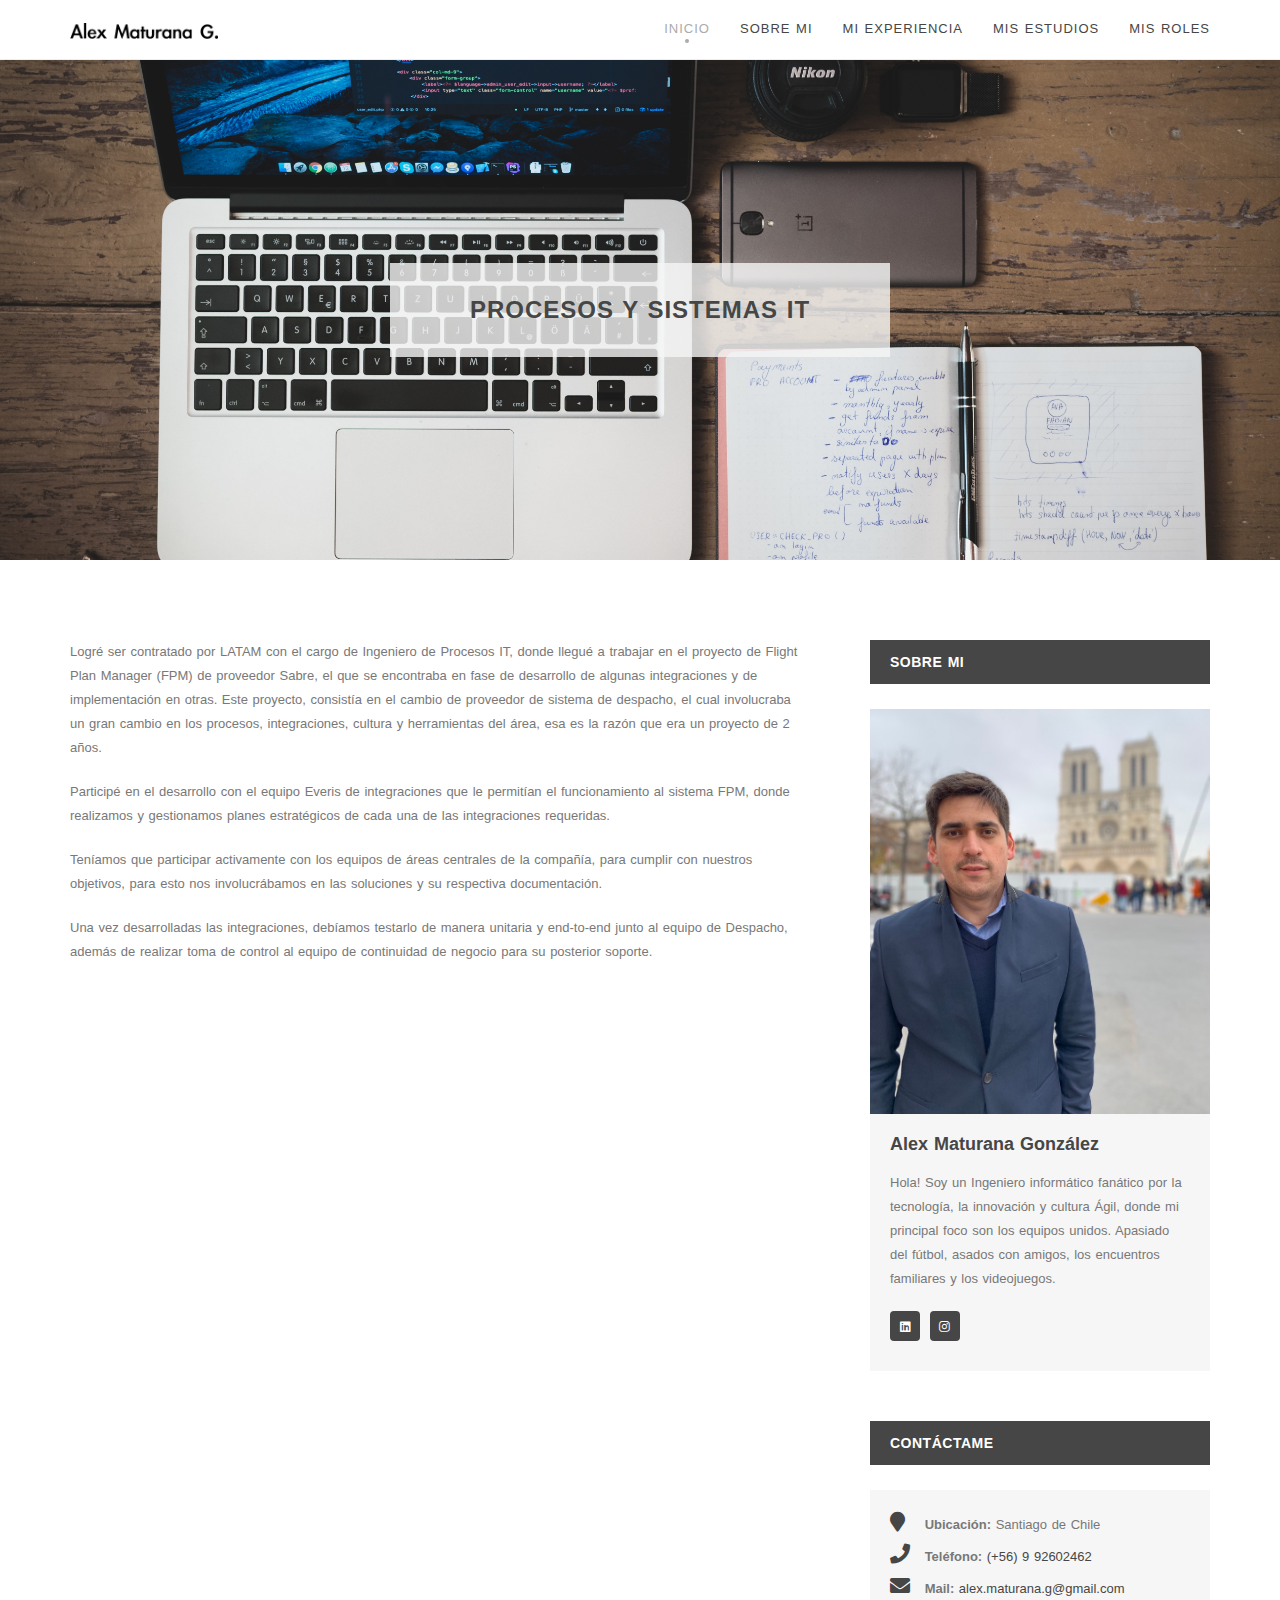
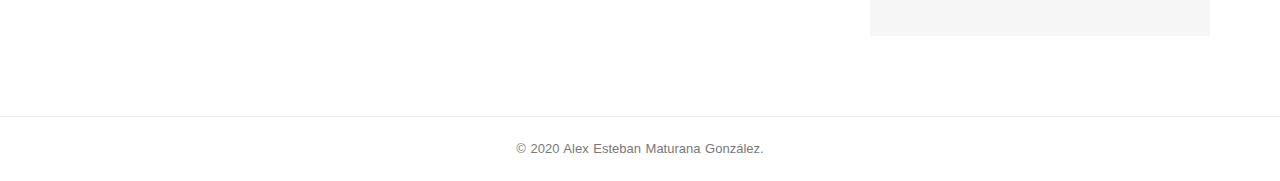
<file: pi.html>
<!DOCTYPE html>
<html lang="en">

<head>
	<meta charset="UTF-8">
	<title>Alex Maturana G - Procesos y Sistemas IT</title>
	<meta name="viewport" content="width=device-width, initial-scale=1.0">
	<meta name="format-detection" content="telephone=no">
	<meta name="apple-mobile-web-app-capable" content="yes">
	<meta name="description" content="CV Alex Maturana González">
   	<meta name="author" content="Alex Maturana González">

	<link rel="stylesheet" type="text/css" href="css/libs/bootstrap.min.css">
	<link rel="stylesheet" type="text/css" href="css/styles.css">
	<link href="css/fontawesome-free-5.14/css/all.css" rel="stylesheet">
</head>

<body class="single-post">

	<!-- Preload -->
	<div id="preload">
		<div class="kd-bounce">
			<div></div>
			<div></div>
		</div>
	</div>
	<!-- Preload -->

	<!-- Wrapper Site -->
	<div id="main-content">

		<!-- Header -->
		<header id="header" class="header">
			<div class="container">
				<div class="header-inner">
					<div class="logo-wrap">
						<div class="logo">
							<a href="index.html">
								<img src="images/logo.png" srcset="images/logo@2x.png 2x" alt="">
							</a>
						</div>
					</div>
					<div class="wrap-menu">

						<!-- Mobile -->
						<div class="menu-mobile">
							<span class="item item-1"></span>
							<span class="item item-2"></span>
							<span class="item item-3"></span>
						</div>
						<!-- End Mobile -->

						<!-- Main Menu -->
						<div class="main-menu">

							<!-- Logo Mobile -->
							<div class="logo">
								<a href="index.html">
									<img src="images/logo-mobile.png" srcset="images/logo-mobile@2x.png 2x" alt="">
								</a>
							</div>
							<!-- End Logo Mobile -->

							<nav class="nav">
								<ul class="menu menu-list text-right clearfix">
									<li class="menu-item active"><a href="index.html#home">Inicio</a></li>
									<li class="menu-item"><a href="index.html#about">Sobre Mi</a></li>
									<li class="menu-item"><a href="index.html#experience">Mi Experiencia</a></li>
									<li class="menu-item"><a href="index.html#estudios">Mis Estudios</a></li>
									<li class="menu-item"><a href="index.html#roles">Mis Roles</a></li>
								</ul>
							</nav>

							<!-- Btn Close -->
							<div class="btn-close">
								<i class="fa fa-times" title="Close"></i>
							</div>

							<!-- End Btn Close -->
						</div>
						<!-- End Main Menu -->
					</div>
				</div>
			</div>
		</header>
		<div class="cover"></div>
		<div class="header-hide"></div>
		<!-- End Header -->

		<!-- Thumbnail -->
		<div class="post-thumbnail image" style="background-image: url(images/posts/single_process.jpg); ">
			<div class="post-thumbnail-inner">
				<div class="post-thumbnail-box">
					<h2 class="title">Procesos y Sistemas IT</h2>
				</div>
			</div>
		</div>
		<!-- End Thumbnail -->

		<!-- Posts -->
		<div id="posts">
			<div class="container">
				<div class="row">
					<div class="col-md-8">
						<div class="blog-container">
							<div class="blog-posts">
								<article class="post">

									<!-- Content -->
									<div class="post-content">

										<div class="the-excerpt">

											<p>Logré ser contratado por LATAM con el cargo de Ingeniero de Procesos IT, donde llegué a trabajar en el proyecto de Flight Plan Manager  (FPM) de proveedor Sabre, el que se encontraba en fase de desarrollo de algunas integraciones y de implementación en otras. Este proyecto, consistía en el  cambio de proveedor de sistema de despacho, el cual involucraba un gran cambio en los procesos, integraciones, cultura y herramientas del área, esa es la razón  que era un proyecto de 2 años.</p>

<p>Participé en el desarrollo con el equipo Everis de integraciones que le permitían el funcionamiento al sistema FPM, donde realizamos y gestionamos planes estratégicos de cada una de las integraciones requeridas.</p> 

<p>Teníamos que participar activamente con los equipos de áreas centrales de la compañía, para cumplir con nuestros objetivos, para esto nos involucrábamos en las soluciones y su respectiva documentación.</p>

<p>Una vez desarrolladas las integraciones, debíamos testarlo de manera unitaria y end-to-end junto al equipo de Despacho, además de realizar toma de control al equipo de continuidad de negocio para su posterior soporte.</p>


										</div>

									</div>
									<!-- End Content -->

								</article>

							</div>

						</div>
					</div>
					<div class="col-md-4">
						<div class="sidebar">

							<!-- About Me -->
							<div class="widget kd-about">
								<h2 class="widget-title">Sobre mi</h2>
								<img src="images/alex.jpeg" alt="" />
								<div class="widget-content">

									<h3 class="title">
										<a href="index.html#about">Alex Maturana González</a>
									</h3>
									<p class="description">
										Hola! Soy un Ingeniero informático fanático por la tecnología, la innovación y cultura Ágil, donde mi principal foco son los equipos unidos. Apasiado del fútbol, asados con amigos, los encuentros familiares y los videojuegos.
									</p>

									<div class="widget-follow-content">
										<a href="https://www.linkedin.com/in/alex-maturana-gonzález-a2b76559/" title="Linkedin" class="btn" target="_blank">
											<i class="fab fa-linkedin"></i>
										</a>
										<a href="https://www.instagram.com/alex_matg/" title="Instagram" class="btn" target="_blank">
											<i class="fab fa-instagram"></i>
										</a>
									</div>
								</div>
							</div>
							<!-- End About Me -->

							<!-- Contact -->
							<div class="widget kd-contact">
								<h2 class="widget-title">Contáctame</h2>
								<div class="widget-content">
									<div class="item-field">
										<i class="fa fa-map-marker"></i>
										<span><strong>Ubicación: </strong> Santiago de Chile</span>
									</div>
									<div class="item-field">
										<i class="fa fa-phone"></i>
										<span><strong>Teléfono: </strong><a href="tel:+56992602462"> (+56) 9 92602462</a></span>
									</div>
									<div class="item-field">
										<i class="fa fa-envelope"></i>
										<span><strong>Mail: </strong><a href="mailto:alex.maturana.g@gmail.com"> alex.maturana.g@gmail.com</a></span>
									</div>
								</div>
							</div>
							<!-- End Contact -->
						</div>
					</div>
				</div>

			</div>
		</div>

		<!-- End Posts -->

		<footer id="footer" class="footer">
			<div class="footer-inner">
				<!-- Copyright -->
				<div class="copyright">
					© 2020 Alex Esteban Maturana González.
				</div>
				<!-- End Copyright -->

				<!-- Back To Top -->
				<a href="pi.html#" class="back-to-top btn"><i class="fa fa-chevron-up"></i></a>
				<!-- End Back To Top -->
			</div>
		</footer>

	</div>
	<!-- End Wrapper Site -->

	<!-- Scripts -->
	<script src="js/libs/jquery-1.12.4.min.js"></script>
	<script src="js/libs/bootstrap.min.js"></script>
	<script src="js/libs/jquery.nav.js"></script>
	<script src="js/scripts.js"></script>
	<!-- End Scripts -->

</body>
</html>
</file>
<file: css/styles.css>
/* =========== 1. Reset CSS  =========== */
img,
legend {
  border: 0;
}
legend,
td,
th {
  padding: 0;
}
html {
  font-family: sans-serif;
  -ms-text-size-adjust: 100%;
  -webkit-text-size-adjust: 100%;
}
article,
aside,
details,
figcaption,
figure,
footer,
header,
hgroup,
main,
menu,
nav,
section,
summary {
  display: block;
}
audio,
canvas,
progress,
video {
  display: inline-block;
  vertical-align: baseline;
}
audio:not([controls]) {
  display: none;
  height: 0;
}
[hidden],
template {
  display: none;
}
a {
  color: #464646;
  background-color: transparent;
}
a:hover,
a:active {
  outline: 0;
}
abbr[title] {
  border-bottom: 1px dotted;
}
b,
optgroup,
strong {
  font-weight: 700;
}
dfn {
  font-style: italic;
}
h1 {
  font-size: 2em;
  margin: .67em 0;
}
mark {
  background: #ffffff;
  color: #787878;
}
small {
  font-size: 80%;
}
sub,
sup {
  font-size: 75%;
  line-height: 0;
  position: relative;
  vertical-align: baseline;
}
sup {
  top: -0.5em;
}
sub {
  bottom: -0.25em;
}
svg:not(:root) {
  overflow: hidden;
}
figure {
  margin: 1em 40px;
}
hr {
  -moz-box-sizing: content-box;
  box-sizing: content-box;
  height: 0;
}
pre,
textarea {
  overflow: auto;
}
code,
kbd,
pre,
samp {
  font-family: monospace, monospace;
  font-size: 1em;
}
button,
input,
optgroup,
select,
textarea {
  color: inherit;
  font: inherit;
  margin: 0;
}
button {
  overflow: visible;
}
button,
select {
  text-transform: none;
}
button,
html input[type=button],
input[type=reset],
input[type=submit] {
  -webkit-appearance: button;
  cursor: pointer;
}
button[disabled],
html input[disabled] {
  cursor: default;
}
button::-moz-focus-inner,
input::-moz-focus-inner {
  border: 0;
  padding: 0;
}
input {
  border-radius: 0;
  line-height: normal;
}
input[type=checkbox],
input[type=radio] {
  box-sizing: border-box;
  padding: 0;
}
input[type=number]::-webkit-inner-spin-button,
input[type=number]::-webkit-outer-spin-button {
  height: auto;
}
input[type=search] {
  -webkit-appearance: textfield;
  -moz-box-sizing: content-box;
  -webkit-box-sizing: content-box;
  box-sizing: content-box;
}
input[type=search]::-webkit-search-cancel-button,
input[type=search]::-webkit-search-decoration {
  -webkit-appearance: none;
}
fieldset {
  border: 1px solid #787878;
  margin: 0 2px;
  padding: .35em .625em .75em;
}
table {
  border-collapse: collapse;
  border-spacing: 0;
}
a,
input,
textarea,
button,
select {
  outline: none;
}
a:hover,
a:focus,
input:focus,
textarea:focus,
button:focus,
select:focus {
  outline: none !important;
  text-decoration: none;
}
* {
  -webkit-box-sizing: border-box;
  -moz-box-sizing: border-box;
  box-sizing: border-box;
}
:after,
:before {
  -webkit-box-sizing: border-box;
  -moz-box-sizing: border-box;
  box-sizing: border-box;
}
input::-webkit-input-placeholder,
textarea::-webkit-input-placeholder {
  color: #787878;
}
input:-moz-placeholder,
textarea:-moz-placeholder {
  color: #787878;
}
/* =========== 2. Typography  =========== */
h1,
.h1,
h2,
.h2,
h3,
.h3,
h4,
.h4,
h5,
.h5,
h6,
.h6 {
  font-family: 'Neuton', sans-serif;
  color: #464646;
  font-weight: 600;
  line-height: 1.2em;
  margin-bottom: 20px;
  margin-top: 0;
  text-transform: uppercase;
}
h1 > a,
.h1 > a,
h2 > a,
.h2 > a,
h3 > a,
.h3 > a,
h4 > a,
.h4 > a,
h5 > a,
.h5 > a,
h6 > a,
.h6 > a {
  color: inherit;
}
h1,
.h1 {
  font-size: 48px;
}
h2,
.h2 {
  font-size: 36px;
}
h3,
.h3 {
  font-size: 30px;
}
h4,
.h4 {
  font-size: 26px;
}
h5,
.h5 {
  font-size: 22px;
}
h6,
.h6 {
  font-size: 18px;
}
a {
  color: #464646;
  text-decoration: none;
  -webkit-transition: all 0.3s ease;
  -moz-transition: all 0.3s ease;
  -ms-transition: all 0.3s ease;
  -o-transition: all 0.3s ease;
  transition: all 0.3s ease;
}
a:hover {
  color: #ababab !important;
}
.quicklinks a:hover,
.quicklinks a:active,
.quicklinks a:focus {
  color: #00b9eb !important;
}
p {
  margin-top: 0;
  margin-bottom: 20px;
}
code,
kbd,
pre,
samp {
  font-family: 'Poppins', sans-serif;
  -webkit-border-radius: 0;
  -moz-border-radius: 0;
  -ms-border-radius: 0;
  -o-border-radius: 0;
  border-radius: 0;
}
code {
  background-color: #eee;
  letter-spacing: 0.015em;
}
abbr {
  background-color: #A1D71A;
  color: #111;
  border-width: 2px;
}
mark,
.mark {
  color: #ffffff;
  background-color: #a4b4c4;
}
dfn {
  border-bottom: 1px dashed;
}
cite {
  font-style: normal;
}
blockquote {
  font-size: 13px;
  border: 0;
  padding: 20px;
  margin: 20px 0 30px 0;
  letter-spacing: 0;
  overflow: hidden;
  background-color: #f6f6f6;
}
blockquote p {
  margin-bottom: 10px;
}
blockquote footer,
blockquote cite {
  font-size: 12px;
  color: #787878;
  font-weight: 700;
}
blockquote footer:before,
blockquote cite:before {
  content: '- ';
  color: #787878;
}
blockquote footer:after,
blockquote cite:after {
  content: ' ';
  color: #787878;
}
pre {
  line-height: 1.8em;
  padding: 15px;
  border: 1px solid #E4E4E4;
  font-style: italic;
  overflow: auto;
  white-space: pre-wrap;
  background-color: #f7f7f7;
  word-wrap: break-word;
  max-width: 100%;
}
img {
  max-width: 100%;
  height: auto;
  vertical-align: middle;
  border: 0;
}
input[type="search"],
input[type="text"],
input[type="url"],
input[type="number"],
input[type="password"],
input[type="email"],
input[type="file"],
select,
textarea {
  height: 40px;
  width: 100%;
  border: 1px solid #787878;
  padding: 0 10px;
  -webkit-transition: all 0.3s ease;
  -moz-transition: all 0.3s ease;
  -ms-transition: all 0.3s ease;
  -o-transition: all 0.3s ease;
  transition: all 0.3s ease;
  -webkit-box-sizing: border-box;
  -moz-box-sizing: border-box;
  box-sizing: border-box;
  -webkit-appearance: none;
}
::-moz-selection {
  color: #f7f7f7;
  background-color: #222222;
}
::selection {
  color: #f7f7f7;
  background-color: #222222;
}
iframe {
  border: 0;
  max-width: 100%;
}
/* ===========  3. General  =========== */
body {
  margin: 0;
  padding: 0;
  font-family: 'Poppins', sans-serif;
  font-size: 13px;
  background: #ffffff;
  color: #787878;
  overflow-x: hidden;
  line-height: 24px;
  word-spacing: 1px;
  position: relative;
}
/* ===========  4. Header  =========== */
#header {
  width: 100%;
  height: 60px;
  background-color: #ffffff;
  position: fixed;
  z-index: 1001;
  border-bottom: 1px solid #eeeeee;
  -webkit-transform: translateZ(0);
  -moz-transform: translateZ(0);
  transform: translateZ(0);
}
#header .header-inner {
  position: relative;
  height: 60px;
}
#header .logo-wrap {
  display: inline-block;
}
#header .logo {
  height: 60px;
  display: table;
}
#header .logo img {
  max-height: 16px;
}
#header .logo a {
  display: table-cell;
  vertical-align: middle;
}
#header ul {
  list-style: none;
  margin: 0;
  padding: 0;
}
#header .wrap-menu {
  float: right;
  position: relative;
}
.header-hide {
  height: 60px;
}
#header .main-menu {
  float: right;
}
#header .main-menu .logo {
  display: none;
}
#header .menu-list {
  list-style-type: none;
  margin: 0;
  clear: both;
  white-space: nowrap;
  padding-left: 0;
  font-family: 'Neuton', sans-serif;
  font-size: 13px;
}
#header .menu-list li {
  float: left;
  height: 100%;
  position: relative;
  white-space: nowrap;
}
#header .menu-list .menu-item a {
  position: relative;
  color: #464646;
}
#header .menu-list .menu-item a:after {
  content: '';
  position: absolute;
  bottom: 16px;
  left: 50%;
  -webkit-transform: translateX(-50%);
  -moz-transform: translateX(-50%);
  transform: translateX(-50%);
  width: 4px;
  height: 4px;
  background-color: #ababab;
  border-radius: 50%;
  visibility: hidden;
  opacity: 0;
  -webkit-transition: opacity 0.3s ease, visibility 0.3s ease;
  -moz-transition: opacity 0.3s ease, visibility 0.3s ease;
  -ms-transition: opacity 0.3s ease, visibility 0.3s ease;
  -o-transition: opacity 0.3s ease, visibility 0.3s ease;
  transition: opacity 0.3s ease, visibility 0.3s ease;
}
#header .menu-list .menu-item.active > a {
  color: #ababab;
}
#header .menu-list .menu-item.active > a:after {
  visibility: visible;
  opacity: 1;
}
#header .menu-list > .menu-item:last-child > a {
  margin-right: 0;
}
#header .menu-list .menu-item-has-children {
  position: relative;
}
#header .menu-list .menu-item-has-children:hover > .sub-menu {
  visibility: visible;
  opacity: 1;
  -webkit-transform: translateY(0);
  -moz-transform: translateY(0);
  transform: translateY(0);
}
#header .menu-list a {
  color: #464646;
  float: left;
  text-align: center;
  letter-spacing: 1px;
  text-transform: uppercase;
  margin: 0 15px;
  padding: 17px 0 18px 0;
  text-decoration: none;
}
#header .menu-list .sub-menu {
  background-color: #ffffff;
  position: absolute;
  z-index: 99;
  top: 69px;
  left: 0;
  width: 220px;
  border: 1px solid #eeeeee;
  visibility: hidden;
  opacity: 0;
  -webkit-transform: translateY(10px);
  -moz-transform: translateY(10px);
  transform: translateY(10px);
  -webkit-transition: visibility 0.3s ease-in-out, opacity 0.3s ease-in-out, transform 0.3s ease-in-out;
  -moz-transition: visibility 0.3s ease-in-out, opacity 0.3s ease-in-out, transform 0.3s ease-in-out;
  -ms-transition: visibility 0.3s ease-in-out, opacity 0.3s ease-in-out, transform 0.3s ease-in-out;
  -o-transition: visibility 0.3s ease-in-out, opacity 0.3s ease-in-out, transform 0.3s ease-in-out;
  transition: visibility 0.3s ease-in-out, opacity 0.3s ease-in-out, transform 0.3s ease-in-out;
}
#header .menu-list .sub-menu li {
  width: 100%;
}
#header .menu-list .sub-menu a {
  font-size: 10px;
  letter-spacing: 1.5px;
  margin: 0;
  line-height: 18px;
  padding: 14px 15px 14px 15px;
  display: block;
  width: 100%;
  text-align: left;
  text-decoration: none;
  text-transform: uppercase;
  position: relative;
  border-bottom: 1px solid rgba(0, 0, 0, 0.1);
  white-space: normal;
}
#header .menu-list .sub-menu .sub-menu {
  top: -1px;
  left: 100%;
}
.menu-mobile {
  display: none;
  position: absolute;
  top: 0;
  right: 0;
  width: 18px;
  height: 60px;
  float: right;
}
.menu-mobile.active .item-2 {
  left: 5px;
}
.menu-mobile .item {
  position: absolute;
  left: 0;
  background-color: #464646;
  width: 18px;
  height: 1px;
}
.menu-mobile .item-1 {
  top: 25px;
}
.menu-mobile .item-2 {
  top: 29px;
  width: 14px;
  -webkit-transition: left 0.3s ease-in-out;
  -moz-transition: left 0.3s ease-in-out;
  -ms-transition: left 0.3s ease-in-out;
  -o-transition: left 0.3s ease-in-out;
  transition: left 0.3s ease-in-out;
}
.menu-mobile .item-3 {
  bottom: 25px;
}
#slider-section .featured-image {
  background-color: #ccc;
  background-position: center center;
  background-repeat: no-repeat;
  background-size: cover;
  width: 100%;
  height: 500px;
  position: relative;
}
#slider-section .item {
  background-size: cover;
  background-repeat: no-repeat;
  background-position: center center;
  position: relative;
}
#slider-section .item-inner {
  position: absolute;
  max-width: 600px;
  width: 100%;
  left: 50%;
  top: 50%;
  -webkit-transform: translate(-50%, -50%);
  -moz-transform: translate(-50%, -50%);
  transform: translate(-50%, -50%);
}
#slider-section .title {
  font-size: 40px;
  line-height: 1.5em;
  letter-spacing: 0.2em;
  text-transform: uppercase;
  margin-bottom: 20px;
  margin-top: 0;
  font-weight: 400;
}
#slider-section .caption {
  line-height: 1.6em;
  margin-bottom: 30px;
}
#slider-section .button {
  font-size: 10px;
  color: #ffffff;
  display: inline-block;
  letter-spacing: 4px;
  padding: 10px 20px 10px;
  text-transform: uppercase;
  cursor: pointer;
  background-color: #464646;
}
#slider-section .effect .title {
  opacity: 0;
  visibility: hidden;
  -webkit-transform: translateY(15px);
  -moz-transform: translateY(15px);
  transform: translateY(15px);
  -webkit-transition: transform 0.7s ease-in-out, opacity 0.7s ease-in-out, visibility 0.7s ease-in-out;
  -moz-transition: transform 0.7s ease-in-out, opacity 0.7s ease-in-out, visibility 0.7s ease-in-out;
  -ms-transition: transform 0.7s ease-in-out, opacity 0.7s ease-in-out, visibility 0.7s ease-in-out;
  -o-transition: transform 0.7s ease-in-out, opacity 0.7s ease-in-out, visibility 0.7s ease-in-out;
  transition: transform 0.7s ease-in-out, opacity 0.7s ease-in-out, visibility 0.7s ease-in-out;
}
#slider-section .effect .caption {
  opacity: 0;
  visibility: hidden;
  -webkit-transform: translateY(15px);
  -moz-transform: translateY(15px);
  transform: translateY(15px);
  -webkit-transition: transform 0.7s ease-in-out, opacity 0.7s ease-in-out, visibility 0.7s ease-in-out;
  -moz-transition: transform 0.7s ease-in-out, opacity 0.7s ease-in-out, visibility 0.7s ease-in-out;
  -ms-transition: transform 0.7s ease-in-out, opacity 0.7s ease-in-out, visibility 0.7s ease-in-out;
  -o-transition: transform 0.7s ease-in-out, opacity 0.7s ease-in-out, visibility 0.7s ease-in-out;
  transition: transform 0.7s ease-in-out, opacity 0.7s ease-in-out, visibility 0.7s ease-in-out;
}
#slider-section .effect .button {
  opacity: 0;
  visibility: hidden;
  -webkit-transform: translateY(15px);
  -moz-transform: translateY(15px);
  transform: translateY(15px);
  -webkit-transition: transform 0.7s ease-in-out, opacity 0.7s ease-in-out, visibility 0.7s ease-in-out;
  -moz-transition: transform 0.7s ease-in-out, opacity 0.7s ease-in-out, visibility 0.7s ease-in-out;
  -ms-transition: transform 0.7s ease-in-out, opacity 0.7s ease-in-out, visibility 0.7s ease-in-out;
  -o-transition: transform 0.7s ease-in-out, opacity 0.7s ease-in-out, visibility 0.7s ease-in-out;
  transition: transform 0.7s ease-in-out, opacity 0.7s ease-in-out, visibility 0.7s ease-in-out;
}
#slider-section .effect .active .title {
  opacity: 1;
  visibility: visible;
  -webkit-transform: translateY(0);
  -moz-transform: translateY(0);
  transform: translateY(0);
}
#slider-section .effect .active .caption {
  opacity: 1;
  visibility: visible;
  -webkit-transform: translateY(0);
  -moz-transform: translateY(0);
  transform: translateY(0);
}
#slider-section .effect .active .button {
  opacity: 1;
  visibility: visible;
  -webkit-transform: translateY(0);
  -moz-transform: translateY(0);
  transform: translateY(0);
}
#slider-section .owl-nav {
  position: absolute;
  top: 45%;
  left: 0;
  right: 0;
}
#slider-section .owl-nav > * {
  display: inline-block;
  position: absolute;
  width: 100px;
  height: 50px;
  background-size: 40px;
  background-repeat: no-repeat;
  background-position: center center;
  opacity: 1;
  -webkit-transition: opacity 0.3s ease-in-out;
  -moz-transition: opacity 0.3s ease-in-out;
  -ms-transition: opacity 0.3s ease-in-out;
  -o-transition: opacity 0.3s ease-in-out;
  transition: opacity 0.3s ease-in-out;
}
#slider-section .owl-nav > *:hover {
  opacity: 0.5;
}
#slider-section .owl-nav .owl-prev {
  left: 0;
  background-image: url(../images/arrow-left.png);
}
#slider-section .owl-nav .owl-next {
  right: 0;
  background-image: url(../images/arrow-right.png);
}
#slider-section .owl-dots {
  position: absolute;
  top: 100%;
  left: 0;
  right: 0;
  text-align: center;
  -webkit-transform: translateY(-100%);
  -moz-transform: translateY(-100%);
  transform: translateY(-100%);
  padding-bottom: 10px;
}
#slider-section .owl-dots .owl-dot {
  display: inline-block;
  width: 8px;
  height: 8px;
  margin-right: 10px;
  border-radius: 50%;
  border: 1px solid #464646;
}
#slider-section .owl-dots .owl-dot.active {
  background: #464646;
}
#slider-section .owl-dots .owl-dot:last-child {
  margin-right: 0;
}
.btn {
  background-color: #464646;
  color: #ffffff;
}
.btn:active,
.btn:focus {
  color: #ffffff !important;
}
.btn a:active,
.btn a:focus {
  color: #ffffff !important;
}
.static {
  position: static !important;
}
.btn {
  margin-top: 10px;
  -webkit-box-shadow: none;
  -moz-box-shadow: none;
  box-shadow: none;
  -webkit-transition: box-shadow 0.3s ease;
  -moz-transition: box-shadow 0.3s ease;
  -ms-transition: box-shadow 0.3s ease;
  -o-transition: box-shadow 0.3s ease;
  transition: box-shadow 0.3s ease;
}
.btn + .btn {
  margin-left: 10px;
}
.btn:hover {
  -webkit-box-shadow: 0 0 20px 0 rgba(0, 0, 0, 0.5);
  -moz-box-shadow: 0 0 20px 0 rgba(0, 0, 0, 0.5);
  box-shadow: 0 0 20px 0 rgba(0, 0, 0, 0.5);
  color: #ffffff !important;
}
.overlay,
section.overlay,
div.overlay {
  position: relative;
  background-image: url(../images/bg.jpg);
  background-position: center center;
  background-repeat: no-repeat;
  background-size: cover;
  z-index: 1;
}
.overlay:after,
section.overlay:after,
div.overlay:after {
  content: '';
  position: absolute;
  top: 0;
  left: 0;
  right: 0;
  bottom: 0;
  background-color: rgba(255, 255, 255, 0.9);
  z-index: -1;
}
.main-image-inner {
  position: relative;
  min-height: 400px;
}
.main-image-inner h1,
.main-image-inner h2,
.main-image-inner h3,
.main-image-inner h4,
.main-image-inner h5,
.main-image-inner h6 {
  margin-bottom: 5px;
  margin-top: 0;
}
.main-image-inner h6 {
  color: #ababab;
  margin-bottom: 10px;
  font-size: 12px;
}
.main-image-inner img {
  border-radius: 5px;
}
.hello {
  position: absolute;
  left: 0;
  top: 50%;
  max-width: 50%;
  -webkit-transform: translateY(-50%);
  -moz-transform: translateY(-50%);
  transform: translateY(-50%);
}
.hello .btn {
  margin-top: 0;
}
.color-1 {
  background: #f6f8f8 none repeat scroll 0 0;
}
#main-content .section-inner .post-media {
  margin-bottom: 20px;
}
#main-content .section-inner .post-media.image {
  padding-bottom: 75%;
}
#main-content .section-inner .wpcf7-form {
  margin-left: -10px;
  margin-right: -10px;
}
.section-inner {
  padding-top: 75px;
  padding-bottom: 75px;
}
.section-inner .title {
  margin-bottom: 50px;
  text-align: center;
  position: relative;
  padding-bottom: 15px;
  font-size: 24px;
}
.section-inner .title:after {
  content: '';
  position: absolute;
  left: 50%;
  bottom: 0;
  display: inline-block;
  height: 2px;
  width: 40px;
  background-color: #787878;
  -webkit-transform: translateX(-50%);
  -moz-transform: translateX(-50%);
  transform: translateX(-50%);
}
.section-inner .post-content .title {
  text-align: left;
  font-size: 18px;
  margin-bottom: 10px;
}
.section-inner .post-content .title:after {
  left: 0;
  -webkit-transform: none;
  -moz-transform: none;
  transform: none;
}
.section-inner .post-content .post-details {
  margin-bottom: 15px;
}
.section-inner .socials {
  margin-top: 20px;
}
.section-inner .socials:after {
  content: '';
  clear: both;
  display: block;
}
.section-inner .socials a {
  width: 36px;
  height: 36px;
  line-height: 36px;
  text-align: center;
  padding: 0;
  float: left;
}
.section-inner .contact-item .btn {
  display: inline-block;
  width: auto;
  padding: 0;
  margin-top: 0;
}
.p20 {
  padding: 20px 0;
}
.info-list {
  list-style: none;
  padding-left: 0;
  margin: 0;
  font-size: 13px;
}
.skill-progress {
  width: 100%;
  height: 6px;
  border-radius: 3px;
  position: relative;
  border: 1px solid #000000;
}
.skill-item {
  margin-bottom: 24px;
}
.skill-item:nth-child(n) .skill-percent {
  transition-delay: 0.3s;
}
.skill-item:nth-child(n+1) .skill-percent {
  transition-delay: 0.45s;
}
.skill-item:nth-child(n+2) .skill-percent {
  transition-delay: 0.6s;
}
.skill-item:nth-child(n+3) .skill-percent {
  transition-delay: 0.75s;
}
.skill-item:nth-child(n+4) .skill-percent {
  transition-delay: 0.9s;
}
.skill-title {
  margin-bottom: 10px;
  display: inline-block;
  text-transform: uppercase;
}
.skill-percent {
  position: absolute;
  top: 0;
  left: 0;
  width: 30%;
  background-color: #000000;
  height: 4px;
  -webkit-border-radius: 2px;
  -moz-border-radius: 2px;
  border-radius: 2px;
  max-width: calc(100% - 2px);
  -webkit-transition: width 1.2s ease;
  -moz-transition: width 1.2s ease;
  -ms-transition: width 1.2s ease;
  -o-transition: width 1.2s ease;
  transition: width 1.2s ease;
}
.skill-arrow {
  position: absolute;
  left: 100%;
  -webkit-transform: translateX(-50%);
  -moz-transform: translateX(-50%);
  transform: translateX(-50%);
  bottom: 18px;
  font-size: 14px;
}
.skill-arrow:after {
  content: '';
  display: block;
  position: absolute;
  width: 0;
  height: 0;
  border: 6px solid transparent;
  border-top-color: #787878;
  margin: auto;
  left: 0;
  right: 0;
  bottom: -12px;
}
.experience-list {
  position: relative;
}
.experience-list:after {
  content: '';
  clear: both;
  display: block;
}
.experience-list:before {
  content: '';
  position: absolute;
  margin-left: auto;
  margin-right: auto;
  top: 0;
  bottom: 0;
  left: 0;
  right: 0;
  width: 1px;
  background-color: #dddddd;
}
.experience-item {
  padding: 20px;
  border: 1px solid #dddddd;
  margin-bottom: 20px;
  margin-right: 30px;
  width: calc(50% - 30px);
  clear: both;
  position: relative;
  -webkit-border-radius: 3px;
  -moz-border-radius: 3px;
  border-radius: 3px;
  box-shadow: none;
  -webkit-transition: box-shadow 0.3s ease;
  -moz-transition: box-shadow 0.3s ease;
  -ms-transition: box-shadow 0.3s ease;
  -o-transition: box-shadow 0.3s ease;
  transition: box-shadow 0.3s ease;
  min-height: 160px;
}
.experience-item:last-child {
  margin-bottom: 0;
}
.experience-item:after {
  content: '';
  display: none;
  position: absolute;
  width: 0;
  height: 0;
  border: 9px solid transparent;
  border-left-color: #dddddd;
  margin: auto;
  top: 50%;
  left: 100%;
  -webkit-transform: translateY(-50%);
  -moz-transform: translateY(-50%);
  transform: translateY(-50%);
}
.experience-item:before {
  content: '+';
  text-align: center;
  width: 36px;
  height: 36px;
  background: #f6f8f8;
  border-radius: 50%;
  color: #dddddd;
  position: absolute;
  top: 50%;
  line-height: 32px;
  right: -30px;
  font-size: 24px;
  -webkit-transform: translate(50%, -50%);
  -moz-transform: translate(50%, -50%);
  transform: translate(50%, -50%);
}
.experience-item:nth-child(2n) {
  float: right;
  margin-right: 0;
  margin-left: 30px;
}
.experience-item:nth-child(2n):before {
  right: auto;
  left: -30px;
  -webkit-transform: translate(-50%, -50%);
  -moz-transform: translate(-50%, -50%);
  transform: translate(-50%, -50%);
}
.experience-item:nth-child(2n):after {
  left: 0;
  border-left-color: transparent;
  border-right-color: #dddddd;
  -webkit-transform: translate(-100%, -50%);
  -moz-transform: translate(-100%, -50%);
  transform: translate(-100%, -50%);
}
.experience-item:nth-child(2n) .experience-date {
  right: auto;
  left: -65px;
  -webkit-transform: translate(-100%, -50%);
  -moz-transform: translate(-100%, -50%);
  transform: translate(-100%, -50%);
}
.experience-image {
  width: 120px;
  height: 120px;
  overflow: hidden;
  float: left;
}
.experience-content {
  margin-left: 120px;
  padding-left: 30px;
}
.experience-content h5 {
  font-size: 18px;
  margin-top: 5px;
  margin-bottom: 10px;
}
.experience-content p:last-child {
  margin-bottom: 0;
}
.experience-date {
  position: absolute;
  top: 50%;
  right: -65px;
  -webkit-transform: translate(100%, -50%);
  -moz-transform: translate(100%, -50%);
  transform: translate(100%, -50%);
  font-size: 13px;
}
.col-sm-6:nth-child(4) .service-item,
.col-sm-6:nth-child(1) .service-item,
.col-sm-6:nth-child(2) .service-item,
.col-sm-6:nth-child(3) .service-item {
  margin-top: 0;
}
.service-item {
  text-align: center;
  padding: 40px 30px;
  border: 1px solid #eeeeee;
  -webkit-box-shadow: none;
  -moz-box-shadow: none;
  box-shadow: none;
  -webkit-transition: box-shadow 0.3s ease;
  -moz-transition: box-shadow 0.3s ease;
  -ms-transition: box-shadow 0.3s ease;
  -o-transition: box-shadow 0.3s ease;
  transition: box-shadow 0.3s ease;
  -webkit-border-radius: 3px;
  -moz-border-radius: 3px;
  border-radius: 3px;
  margin-top: 30px;
}
.service-item i {
  display: inline-block;
  width: 60px;
  height: 60px;
  line-height: 60px;
  font-size: 24px;
  -webkit-border-radius: 50%;
  -moz-border-radius: 50%;
  border-radius: 50%;
  border: 1px solid #eeeeee;
  margin-bottom: 20px;
}
.service-item h6 {
  margin-bottom: 10px;
}
.service-item p:last-child {
  margin-bottom: 0;
}
.service-item:hover {
  -webkit-box-shadow: 0 0 10px 0 rgba(0, 0, 0, 0.2);
  -moz-box-shadow: 0 0 10px 0 rgba(0, 0, 0, 0.2);
  box-shadow: 0 0 10px 0 rgba(0, 0, 0, 0.2);
}
.btn-close {
  display: none;
}
.cover {
  position: fixed;
  top: 0;
  left: 0;
  right: 0;
  bottom: 0;
  z-index: 99;
  background-color: transparent;
  visibility: hidden;
  opacity: 0;
  -webkit-transition: opacity 0.3s ease, visibility 0.3s ease;
  -moz-transition: opacity 0.3s ease, visibility 0.3s ease;
  -ms-transition: opacity 0.3s ease, visibility 0.3s ease;
  -o-transition: opacity 0.3s ease, visibility 0.3s ease;
  transition: opacity 0.3s ease, visibility 0.3s ease;
}
.testimonial-items .owl-dots {
  position: absolute;
  bottom: 0;
  left: 50%;
  -webkit-transform: translateX(-50%);
  -moz-transform: translateX(-50%);
  transform: translateX(-50%);
  padding-bottom: 10px;
}
.testimonial-items .owl-dots .owl-dot {
  display: inline-block;
  width: 12px;
  height: 4px;
  background-color: #787878;
  -webkit-border-radius: 2px;
  -moz-border-radius: 2px;
  border-radius: 2px;
  margin-right: 5px;
  -webkit-transition: width 0.3s ease;
  -moz-transition: width 0.3s ease;
  -ms-transition: width 0.3s ease;
  -o-transition: width 0.3s ease;
  transition: width 0.3s ease;
}
.testimonial-items .owl-dots .owl-dot:last-child {
  margin-right: 0;
}
.testimonial-items .owl-dots .owl-dot.active {
  width: 20px;
}
.testimonial-item {
  text-align: center;
  padding: 50px 80px 40px;
  background-color: #eeeeee;
  cursor: e-resize;
}
.testimonial-image {
  width: 70px;
  height: 70px;
  -webkit-border-radius: 50%;
  -moz-border-radius: 50%;
  border-radius: 50%;
  overflow: hidden;
  display: inline-block;
  float: left;
}
.testimonial-info {
  display: inline-block;
  padding-top: 10px;
}
.testimonial-info:after {
  content: '';
  clear: both;
  display: block;
}
.testimonial-name {
  float: left;
  padding-left: 20px;
  text-align: left;
}
.testimonial-name h6 {
  margin-top: 10px;
  font-size: 16px;
  margin-bottom: 0;
}
.testimonial-name .position {
  font-size: 14px;
}
/* ===========  5. Portfolio & Gallery  =========== */
#portfolio .section-inner {
  padding-bottom: 70px;
}
.image {
  background-color: #eeeeee;
  padding-bottom: 80%;
  background-size: cover;
  background-repeat: no-repeat;
  background-position: center center;
}
.image > img {
  display: none !important;
}
#portfolio-wrap,
.portfolio,
.projects-related {
  padding: 50px 0 20px 0;
}
#portfolio-wrap.gallery .grid-item,
.portfolio.gallery .grid-item,
.projects-related.gallery .grid-item {
  cursor: pointer;
  opacity: 1;
}
#portfolio-wrap.gallery .grid-item:hover,
.portfolio.gallery .grid-item:hover,
.projects-related.gallery .grid-item:hover {
  opacity: 0.8;
}
#portfolio-wrap .square-grids,
.portfolio .square-grids,
.projects-related .square-grids {
  text-align: center;
  padding-bottom: 50px;
}
#portfolio-wrap .square-grids .square-grids-inner,
.portfolio .square-grids .square-grids-inner,
.projects-related .square-grids .square-grids-inner {
  margin: -2px;
  width: 27px;
  display: inline-block;
  cursor: pointer;
}
#portfolio-wrap .square-grids .square,
.portfolio .square-grids .square,
.projects-related .square-grids .square {
  width: 5px;
  height: 5px;
  display: inline-block;
  margin: 2px;
  background: #464646;
  float: left;
}
#portfolio-wrap .square-grids .square:last-child,
.portfolio .square-grids .square:last-child,
.projects-related .square-grids .square:last-child {
  background: transparent;
}
#portfolio-wrap .controls,
.portfolio .controls,
.projects-related .controls {
  font-size: 12px;
  letter-spacing: 1px;
  padding-bottom: 30px;
  font-family: 'Neuton', sans-serif;
  text-transform: uppercase;
}
#portfolio-wrap .controls ul,
.portfolio .controls ul,
.projects-related .controls ul {
  list-style: none;
  margin: 0;
  padding: 0;
  display: block;
}
#portfolio-wrap .controls ul li,
.portfolio .controls ul li,
.projects-related .controls ul li {
  display: inline-block;
  margin-right: 0;
  margin-bottom: 0;
}
#portfolio-wrap .controls ul li:last-child,
.portfolio .controls ul li:last-child,
.projects-related .controls ul li:last-child {
  margin-right: 0;
}
#portfolio-wrap .controls ul li a,
.portfolio .controls ul li a,
.projects-related .controls ul li a {
  padding: 8px 20px;
  border-radius: 14px;
  position: relative;
}
#portfolio-wrap .controls ul li a.active,
.portfolio .controls ul li a.active,
.projects-related .controls ul li a.active {
  color: #ababab;
}
#portfolio-wrap .controls ul li a.active:after,
.portfolio .controls ul li a.active:after,
.projects-related .controls ul li a.active:after {
  content: '';
  position: absolute;
  bottom: 0;
  left: 50%;
  -webkit-transform: translateX(-50%);
  -moz-transform: translateX(-50%);
  transform: translateX(-50%);
  width: 3px;
  height: 3px;
  background-color: #787878;
  border-radius: 50%;
}
#portfolio-wrap .grids,
.portfolio .grids,
.projects-related .grids {
  margin-left: -15px;
  margin-right: -15px;
  overflow: hidden;
}
#portfolio-wrap .grids:after,
.portfolio .grids:after,
.projects-related .grids:after {
  content: '';
  clear: both;
  display: block;
}
#portfolio-wrap .grid-sizer,
.portfolio .grid-sizer,
.projects-related .grid-sizer {
  width: 33.333333%;
}
#portfolio-wrap .grid-item,
.portfolio .grid-item,
.projects-related .grid-item {
  position: relative;
  padding-left: 15px;
  padding-right: 15px;
  width: 33.333333%;
  display: inline-block;
  margin-bottom: 30px;
}
#portfolio-wrap .equal .image,
.portfolio .equal .image,
.projects-related .equal .image {
  padding-bottom: 75%;
}
#portfolio-wrap .large,
.portfolio .large,
.projects-related .large {
  width: 66.666666%;
}
#portfolio-wrap .h-double,
.portfolio .h-double,
.projects-related .h-double {
  width: 66.666666%;
}
#portfolio-wrap .h-double .image,
.portfolio .h-double .image,
.projects-related .h-double .image {
  padding-bottom: calc(50% - 15px);
}
#portfolio-wrap .v-double .image,
.portfolio .v-double .image,
.projects-related .v-double .image {
  padding-bottom: calc(200% + 30px);
}
#portfolio-wrap .caption,
.portfolio .caption,
.projects-related .caption {
  -webkit-transition: all 0.3s ease;
  -moz-transition: all 0.3s ease;
  -ms-transition: all 0.3s ease;
  -o-transition: all 0.3s ease;
  transition: all 0.3s ease;
  background-color: rgba(245, 245, 245, 0.8);
  position: absolute;
  height: 100%;
  top: 0;
  left: 15px;
  right: 15px;
  bottom: 0;
  z-index: 10;
  overflow: hidden;
}
#portfolio-wrap .caption-inner,
.portfolio .caption-inner,
.projects-related .caption-inner {
  top: 50%;
  left: 0;
  right: 0;
  text-align: center;
  padding: 20px;
  position: absolute;
  -webkit-transform: translateY(-50%);
  -moz-transform: translateY(-50%);
  transform: translateY(-50%);
}
#portfolio-wrap .title,
.portfolio .title,
.projects-related .title {
  font-size: 18px;
  font-weight: 700;
  text-transform: uppercase;
  margin: 0;
  padding-bottom: 5px;
  letter-spacing: 3px;
}
#portfolio-wrap .title:after,
.portfolio .title:after,
.projects-related .title:after {
  content: normal;
}
#portfolio-wrap .cat,
.portfolio .cat,
.projects-related .cat {
  color: #464646;
}
#portfolio-wrap.zoom-in .caption,
.portfolio.zoom-in .caption,
.projects-related.zoom-in .caption {
  opacity: 0;
  -webkit-transform: scale(0);
  -moz-transform: scale(0);
  transform: scale(0);
}
#portfolio-wrap.fade-in .caption,
.portfolio.fade-in .caption,
.projects-related.fade-in .caption {
  opacity: 0;
  visibility: hidden;
}
#portfolio-wrap.fade-in .caption .title,
.portfolio.fade-in .caption .title,
.projects-related.fade-in .caption .title {
  -webkit-transform: translateY(-10px);
  -moz-transform: translateY(-10px);
  transform: translateY(-10px);
  -webkit-transition: transform 0.3s ease-in-out;
  -moz-transition: transform 0.3s ease-in-out;
  -ms-transition: transform 0.3s ease-in-out;
  -o-transition: transform 0.3s ease-in-out;
  transition: transform 0.3s ease-in-out;
}
#portfolio-wrap.fade-in .caption .cat,
.portfolio.fade-in .caption .cat,
.projects-related.fade-in .caption .cat {
  -webkit-transform: translateY(10px);
  -moz-transform: translateY(10px);
  transform: translateY(10px);
  -webkit-transition: transform 0.3s ease-in-out;
  -moz-transition: transform 0.3s ease-in-out;
  -ms-transition: transform 0.3s ease-in-out;
  -o-transition: transform 0.3s ease-in-out;
  transition: transform 0.3s ease-in-out;
}
#portfolio-wrap .cat,
.portfolio .cat,
.projects-related .cat {
  list-style: none;
  font-style: italic;
  margin: 0;
  padding: 0;
}
#portfolio-wrap .cat li,
.portfolio .cat li,
.projects-related .cat li {
  display: inline-block;
}
#portfolio-wrap .cat li:after,
.portfolio .cat li:after,
.projects-related .cat li:after {
  content: ',';
}
#portfolio-wrap .cat li:last-child:after,
.portfolio .cat li:last-child:after,
.projects-related .cat li:last-child:after {
  content: normal;
}
#portfolio-wrap {
  padding: 0;
}
.projects-related {
  border-top: 1px solid #eeeeee;
}
.projects-related .grid-item {
  float: left;
}
/* Single Project */
.post-thumbnail {
  position: relative;
  height: 500px;
  padding-bottom: 0;
  display: table;
  width: 100%;
  text-align: center;
}
.post-thumbnail .post-thumbnail-inner {
  display: table-cell;
  vertical-align: middle;
}
.post-thumbnail .post-thumbnail-box {
  display: inline-block;
  background-color: rgba(245, 245, 245, 0.8);
  padding: 30px 20px;
  width: 400px;
  max-width: 100vw;
}
.post-thumbnail .title {
  text-transform: uppercase;
  font-family: 'Neuton', sans-serif;
  letter-spacing: 1px;
  margin: 0;
  font-size: 24px;
  line-height: 1.4em;
}
.post-thumbnail .post-details {
  margin-top: 13px;
}
.project-detail {
  padding-top: 80px;
  padding-bottom: 80px;
}
.project-detail .images-wrap a,
.project-detail .images-wrap img {
  margin-bottom: 30px;
}
.project-detail .images-wrap > a:last-child,
.project-detail .images-wrap img:last-child {
  margin-bottom: 0;
}
.project-detail .description {
  margin-bottom: 40px;
}
.project-detail h4 {
  line-height: 1.2em;
  margin: 0;
  font-family: 'Neuton', sans-serif;
  text-transform: uppercase;
  font-size: 18px;
  font-weight: 700;
  margin-bottom: 20px;
}
.project-detail .button {
  font-size: 12px;
  color: #ffffff;
  display: inline-block;
  letter-spacing: 1px;
  padding: 10px 20px;
  text-transform: uppercase;
  cursor: pointer;
  background-color: #464646;
}
.project-detail .button:after {
  content: '\f178';
  font-family: 'FontAwesome';
  margin-left: 10px;
  -webkit-transform: translateX(0);
  -moz-transform: translateX(0);
  transform: translateX(0);
  -webkit-transition: transform 0.3s ease-in-out;
  -moz-transition: transform 0.3s ease-in-out;
  -ms-transition: transform 0.3s ease-in-out;
  -o-transition: transform 0.3s ease-in-out;
  transition: transform 0.3s ease-in-out;
  display: inline-block;
}
.project-detail .button:hover:after {
  -webkit-transform: translateX(5px);
  -moz-transform: translateX(5px);
  transform: translateX(5px);
}
.project-detail .button.btn {
  margin-top: 0;
}
.project-detail .navigation {
  position: relative;
  margin-top: 20px;
}
.project-detail .navigation:before {
  content: '//';
  content: normal;
  position: absolute;
  top: 0;
  left: 50%;
  font-size: 18px;
  -webkit-transform: translateY(2px);
  -moz-transform: translateY(2px);
  transform: translateY(2px);
}
.project-detail .navigation:after {
  content: '';
  clear: both;
  display: block;
}
.project-detail .navigation .older-posts {
  position: relative;
  padding-left: 30px;
  line-height: 24px;
  text-transform: uppercase;
  float: left;
}
.project-detail .navigation .older-posts:before {
  content: '';
  background-image: url(../images/arrow-left.png);
  background-size: 20px;
  background-position: left center;
  background-repeat: no-repeat;
  display: inline-block;
  width: 30px;
  height: 24px;
  position: absolute;
  top: 0;
  left: 0;
}
.project-detail .navigation .newer-posts {
  position: relative;
  padding-right: 30px;
  line-height: 24px;
  text-transform: uppercase;
  float: right;
}
.project-detail .navigation .newer-posts:after {
  content: '';
  background-image: url(../images/arrow-right.png);
  background-size: 20px;
  background-position: right center;
  background-repeat: no-repeat;
  display: inline-block;
  width: 30px;
  height: 24px;
  position: absolute;
  top: 0;
  right: 0;
}
.project-attributes {
  margin-bottom: 20px;
}
.project-attributes table {
  width: 100%;
}
.project-attributes .name {
  width: 40%;
  font-size: 11px;
  font-family: 'Neuton', sans-serif;
  text-transform: uppercase;
  text-align: left;
  color: #464646;
  padding-bottom: 5px;
  font-weight: 700;
}
.project-attributes .value {
  width: 60%;
  padding-bottom: 5px;
}
.project-attributes .post-share {
  margin-top: 0;
}
.project-attributes .post-share:after {
  content: '';
  clear: both;
  display: block;
}
.project-attributes .post-share .kd-sharing-post-social:after {
  content: '';
  clear: both;
  display: block;
}
.project-attributes .post-share i {
  color: inherit;
  line-height: normal;
  border-radius: 0;
  background-color: transparent;
  -webkit-transform: scale(1);
  -moz-transform: scale(1);
  transform: scale(1);
  -webkit-transition: transform 0.3s ease-in-out;
  -moz-transition: transform 0.3s ease-in-out;
  -ms-transition: transform 0.3s ease-in-out;
  -o-transition: transform 0.3s ease-in-out;
  transition: transform 0.3s ease-in-out;
  text-align: left;
  display: inline-block;
  width: 30px;
  height: auto;
}
.project-attributes i {
  cursor: pointer;
}
/* ===========  6. Posts  =========== */
#posts {
  padding-top: 80px;
  padding-bottom: 80px;
}
#main-content .blog-posts > article {
  position: relative;
  background: #ffffff;
  margin-bottom: 60px;
  border-bottom: 1px solid #eeeeee;
}
#main-content .blog-posts > article:last-child {
  border-bottom: none;
  margin-bottom: 0;
}
#main-content .blog-posts > article:after {
  content: '';
  display: block;
  clear: both;
}
#main-content .blog-posts > article .images-slides .image {
  padding-bottom: 75%;
}
#main-content .blog-posts > article .images-slides .owl-dots {
  padding-top: 15px;
}
#main-content .blog-posts > article .post-content {
  padding: 0 20px 30px 0;
}
#main-content .blog-posts > article .post-content .post-details {
  line-height: 32px;
  font-size: 12px;
  margin-bottom: 20px;
}
#main-content .blog-posts > article .post-content .title {
  line-height: 1.4em;
  font-size: 24px;
  letter-spacing: 0;
  margin-top: 0;
  margin-bottom: 20px;
  text-transform: uppercase;
}
#main-content .blog-posts > article .post-content .post-footer {
  position: relative;
  margin-top: 30px;
}
#main-content .blog-posts > article .post-content .read-more {
  display: inline-block;
}
#main-content .blog-posts > article .post-content .read-more a {
  display: inline-block;
  font-family: 'Neuton', sans-serif;
  text-transform: uppercase;
  padding: 8px 24px;
  background: none;
  font-size: 10px;
  color: #464646;
  border: 1px solid #464646;
  text-align: center;
}
#main-content .blog-posts > article .post-content .read-more:hover a {
  color: #464646;
  border-color: #464646;
}
#main-content .blog-posts > article .post-content .post-share-wrap {
  position: absolute;
  display: inline-block;
  min-height: 30px;
  bottom: 6px;
  right: 0;
  line-height: 30px;
  color: #464646;
}
#main-content .blog-posts > article .post-content .post-share-wrap a {
  font-size: 12px;
  margin-left: 8px;
}
#main-content .blog-posts > article .post-content .post-share-wrap a:first-child {
  margin-left: 0;
}
#main-content .post-media {
  padding-bottom: 30px;
}
#main-content .post-media img:hover {
  opacity: .88;
}
#main-content .post-media .video-wrap {
  position: relative;
  clear: both;
  width: 100%;
}
#main-content .post-media .video-wrap .video-inner {
  position: relative;
  overflow: hidden;
  height: 0;
  padding-bottom: 57.25%;
}
#main-content .post-media .video-wrap iframe {
  position: absolute;
  top: 0;
  left: 0;
  width: 100%;
  height: 100%;
}
#main-content .pagination-wrap {
  font-family: 'Neuton', sans-serif;
}
#main-content .pagination-wrap ul {
  list-style: none;
  margin: 0;
  padding: 0;
  text-align: center;
}
#main-content .pagination-wrap ul:after {
  content: '';
  display: block;
  clear: both;
}
#main-content .pagination-wrap ul span {
  display: block;
}
#main-content .pagination-wrap ul li {
  color: #464646;
  width: 35px;
  height: 44px;
  line-height: 44px;
  display: inline-block;
  text-align: center;
  overflow: hidden;
  font-size: 18px;
}
#main-content .pagination-wrap ul li .current {
  color: #464646;
  font-size: 40px;
}
.single-post {
  /* Response */
}
.single-post #main-content .blog-posts > article {
  margin-bottom: 0;
  border-bottom: none;
}
.single-post #main-content .blog-posts > article .post-content {
  padding-top: 0;
  padding-bottom: 0;
}
.single-post #wrapper {
  padding-top: 150px;
}
.single-post .text-special {
  color: #464646;
  font-size: 16px;
  text-transform: uppercase;
}
.single-post .post-thumbnail .post-thumbnail-box {
  width: 500px;
}
.single-post article footer {
  margin-bottom: 20px;
}
.single-post article footer:last-child {
  margin-bottom: 0;
}
.single-post article .post-footer {
  min-height: 44px;
}
.single-post article .post-cat,
.single-post article .post-tags {
  line-height: 24px;
  color: #464646;
  font-size: 11px;
  text-transform: uppercase;
}
.single-post article .post-cat span,
.single-post article .post-tags span {
  font-weight: 700;
  margin-right: 5px;
}
.single-post article .post-cat a:after,
.single-post article .post-tags a:after {
  content: ',';
  margin-right: 5px;
}
.single-post article .post-cat a:last-child:after,
.single-post article .post-tags a:last-child:after {
  content: '';
  margin-right: 0;
}
.single-post article .post-cat {
  font-size: 14px;
  margin-bottom: 20px;
}
.single-post article .post-tags {
  max-width: 500px;
  padding: 10px 0;
}
.single-post #post-author {
  position: relative;
  padding-top: 40px;
  margin-top: 40px;
  line-height: 1.8em;
}
.single-post #post-author:before {
  content: '';
  display: block;
  position: absolute;
  top: 0;
  left: 0;
  right: 0;
  height: 1px;
  box-shadow: 0 0 3px rgba(0, 0, 0, 0.21);
}
.single-post #post-author .author-wrap {
  background: #f6f6f6;
}
.single-post #post-author .avatar-author {
  float: left;
  width: 160px;
  height: 160px;
  padding-bottom: 160px;
  margin: 15px;
}
.single-post #post-author .post-author-content {
  float: left;
  padding-left: 10px;
  padding-right: 20px;
  width: calc(100% - 190px);
}
.single-post #post-author .title {
  margin: 0;
  line-height: 30px;
  font-size: 14px;
  font-weight: 700;
  padding-top: 20px;
  text-transform: uppercase;
  display: inline-block;
  padding-bottom: 15px;
}
.single-post #post-author .title span {
  color: #464646;
  font-size: 20px;
}
.single-post #post-author .author-socials {
  display: inline-block;
  font-size: 14px;
}
.single-post #post-author .author-socials:before {
  content: '-';
  margin-left: 5px;
}
.single-post #post-author .author-socials a {
  margin-left: 5px;
}
.single-post .related-posts {
  overflow: hidden;
  margin-top: 60px;
}
.single-post .related-wrap {
  margin-left: -10px;
  margin-right: -10px;
  -webkit-overflow-scrolling: touch;
  -ms-overflow-style: -ms-autohiding-scrollbar;
  overflow-y: hidden;
  vertical-align: top;
  min-height: .01%;
  overflow-x: auto;
}
.single-post .related-wrap .related-table {
  margin-top: 20px;
  padding: 25px 20px;
  width: 100%;
}
.single-post .related-wrap .related-table tbody {
  vertical-align: top;
}
.single-post .related-wrap .related-table td {
  width: 33.333333%;
  padding-left: 10px;
  padding-right: 10px;
}
.single-post .related-wrap .image {
  padding-bottom: 75%;
}
.single-post .related-wrap .image:hover {
  opacity: 0.8;
}
.single-post .related-wrap > .title {
  font-size: 18px;
  text-align: center;
  margin: 0;
  padding-bottom: 15px;
  font-weight: 700;
  position: relative;
  margin-bottom: 30px;
}
.single-post .related-wrap > .title:after {
  content: '';
  position: absolute;
  left: 50%;
  bottom: 0;
  display: inline-block;
  height: 2px;
  width: 40px;
  background-color: #787878;
  -webkit-transform: translateX(-50%);
  -moz-transform: translateX(-50%);
  transform: translateX(-50%);
}
.single-post .related-wrap .related-item .title {
  font-size: 15px;
  line-height: 1.4em;
  letter-spacing: normal;
  margin: 10px 0;
  text-transform: uppercase;
  margin-bottom: 0;
}
.single-post .related-wrap .related-item .item-meta {
  font-size: 11px;
  text-transform: uppercase;
  color: #464646;
}
.single-post .related-wrap .related-content {
  text-align: center;
  padding: 0 0 18px;
}
.single-post #comments .comments-inner {
  padding: 40px 30px 0 0;
}
.single-post #comments #comments-title {
  font-size: 18px;
  text-align: center;
  text-transform: uppercase;
  padding-bottom: 15px;
  margin: 0;
  font-weight: 700;
  position: relative;
  margin-bottom: 30px;
}
.single-post #comments #comments-title:after {
  content: '';
  position: absolute;
  left: 50%;
  bottom: 0;
  display: inline-block;
  height: 2px;
  width: 40px;
  background-color: #787878;
  -webkit-transform: translateX(-50%);
  -moz-transform: translateX(-50%);
  transform: translateX(-50%);
}
.single-post #comments ul.comment-list {
  margin: 0;
  padding: 0;
  padding-top: 20px;
  list-style: none;
}
.single-post #comments ul.comment-list .comment-content > ul {
  list-style: disc;
}
.single-post #comments ul.comment-list ul {
  list-style: none;
  padding-left: 30px;
}
.single-post #comments ul.comment-list > li:last-child .comment-body {
  margin-bottom: 0;
  padding-bottom: 0;
  border-bottom: none;
}
.single-post #comments .reply {
  text-align: right;
  margin-top: 15px;
}
.single-post #comments .reply span {
  padding: 0 16px;
  display: inline-block;
  font-size: 12px;
  margin-left: 5px;
  text-transform: uppercase;
  background-color: #f6f8f8;
}
.single-post #comments .reply span:first-child {
  margin-left: 0;
}
.single-post #comments .comment-author {
  margin-top: 0;
  margin-bottom: 0;
  font-family: 'Neuton', sans-serif;
  font-size: 14px;
  line-height: normal;
  text-transform: uppercase;
  letter-spacing: 1px;
  color: #464646;
  padding-bottom: 10px;
  display: inline-block;
}
.single-post #comments .comment-date {
  font-size: 12px;
}
.single-post #comments .comment-date:before {
  content: '-';
  margin-left: 5px;
  margin-right: 5px;
}
.single-post #comments .comment-canter li {
  list-style: initial;
}
.single-post #comments .comment-body {
  padding-bottom: 20px;
  margin-bottom: 20px;
  border-bottom: 1px solid #f6f6f6;
}
.single-post #comments .comment-avatar {
  float: left;
  width: 70px;
  height: 70px;
}
.single-post #comments .comment-avatar:hover img {
  opacity: 0.8;
}
.single-post #comments .comment-context {
  margin-left: 70px;
  padding-left: 20px;
}
.single-post #comments .edit-link {
  font-size: 12px;
}
.single-post #comments .bypostauthor {
  display: block;
}
.single-post #comments .no-comment {
  border-bottom: none;
}
.single-post #comments .nav-links > div {
  color: #464646;
  background-color: #ffffff;
  font-size: 10px;
  font-family: 'Neuton', sans-serif;
  padding: 0 10px;
  margin-bottom: 10px;
  display: inline-block;
  text-transform: uppercase;
  line-height: 2.5em;
}
.single-post #comments .nav-links a {
  color: inherit;
}
.single-post #comments .nav-links .nav-previous {
  float: left;
}
.single-post #comments .nav-links .nav-next {
  float: right;
}
.single-post #comments .nav-links a:hover {
  color: #464646;
}
.single-post #respond .logged-in-as a {
  color: #464646;
}
.single-post #respond .logged-in-as a:hover {
  color: #464646;
}
.single-post #respond {
  padding-top: 40px;
}
.single-post #respond .comment-close {
  padding: 20px;
  padding-top: 0;
}
.single-post #respond .title {
  font-size: 16px;
  text-transform: uppercase;
  padding-bottom: 10px;
  margin-bottom: 0;
}
.single-post ul #respond {
  padding: 0;
}
.single-post #cancel-comment-reply-link {
  margin-left: 10px;
  font-style: italic;
}
.single-post .comment-form {
  margin-top: 10px;
}
.single-post form.contact {
  margin-left: -10px;
  margin-right: -10px;
}
.single-post form.contact:after {
  content: '';
  display: block;
  clear: both;
}
.single-post .contact-item,
.section-inner .contact-item {
  margin-bottom: 20px;
}
.single-post .form-submit,
.section-inner .form-submit {
  padding-bottom: 10px;
}
.single-post .contact-item:last-child,
.section-inner .contact-item:last-child,
.single-post .form-submit .contact-item,
.section-inner .form-submit .contact-item {
  margin-bottom: 0;
  padding-bottom: 0;
}
.single-post .btn,
.section-inner .btn {
  margin-top: 0;
}
.single-post .contact-item label,
.section-inner .contact-item label {
  font-style: italic;
  line-height: 1.8em;
  font-size: 14px;
}
.single-post .contact-item,
.section-inner .contact-item {
  float: left;
  width: 33.333333%;
  padding-left: 10px;
  padding-right: 10px;
}
.single-post .contact-item.field-full,
.section-inner .contact-item.field-full {
  width: 100%;
}
.single-post .contact-item textarea,
.section-inner .contact-item textarea,
.single-post .contact-item input[type=text],
.section-inner .contact-item input[type=text],
.single-post .contact-item input[type=email],
.section-inner .contact-item input[type=email] {
  border: 1px solid #ffffff;
  background: #f6f6f6;
  border-radius: 0;
  -webkit-appearance: none;
}
.single-post .contact-item textarea,
.section-inner .contact-item textarea {
  min-height: 120px;
  resize: none;
  vertical-align: middle;
  border-radius: 0;
  padding-top: 10px;
}
.single-post .form-submit input,
.section-inner .form-submit input {
  background: #464646;
  line-height: 2.4em;
  min-width: 100px;
  padding-left: 20px;
  padding-right: 20px;
  display: inline-block;
  text-align: center;
  border: none;
}
.single-post .form-login-logout,
.section-inner .form-login-logout {
  padding-bottom: 10px;
  margin-bottom: 0;
}
.single-post .form-login-logout a,
.section-inner .form-login-logout a {
  color: #464646;
}
.post-cat {
  text-transform: uppercase;
  font-size: 11px;
}
.post-cat ul {
  list-style: none;
  padding: 0;
  margin: 0;
}
.post-cat ul li {
  position: relative;
  display: inline-block;
  margin-left: 5px;
  font-style: italic;
  font-family: 'Neuton', sans-serif;
  font-size: 9px;
}
.post-cat ul li:first-child {
  margin-left: 0;
}
.post-details {
  font-size: 13px;
  line-height: 16px;
}
.post-details a:after {
  content: '//';
  padding: 0 4px;
  color: #464646 !important;
}
.post-details a:last-child:after {
  content: normal;
}
.post-details a.post-author:after {
  content: '';
}
.post-details .post-author img {
  width: 32px;
  height: 32px;
  border-radius: 50%;
  display: inline-block;
  overflow: hidden;
}
/* 6.3 Page, 404 */
.post_404_not_found {
  text-align: center;
  margin-bottom: 0;
  background-color: #ffffff;
  padding-top: 0;
  padding-bottom: 0;
}
.page_title_404 {
  font-size: 250px;
  margin: 0;
  line-height: normal;
}
.page_title_404 span {
  color: #464646;
}
.page_sub_title_404 {
  font-size: 20px;
  text-transform: uppercase;
  line-height: 1.8em;
}
.page_message_404 {
  padding-top: 12px;
  font-style: italic;
}
.post_404_not_found .widget_search {
  width: 60%;
  margin: 0 auto;
}
.go-to-home {
  font-size: 12px;
  line-height: 1.8em;
  text-transform: uppercase;
  padding-top: 20px;
}
.go-to-home .btn {
  font-size: 12px;
  padding: 8px 20px;
  margin-top: 0;
}
.go-to-home a {
  display: inline-block;
  color: #ffffff;
  background-color: #464646;
  cursor: pointer;
  letter-spacing: 2px;
  padding: 12px 30px;
}
.post .wp-caption {
  display: inline-block;
  max-width: 100%;
  text-align: center;
}
.post .wp-caption img {
  position: relative;
  margin-bottom: 10px;
  top: 5px;
  width: 100% !important;
}
.post .wp-caption .wp-caption-text {
  font-size: 13px;
  font-style: italic;
  color: #464646;
  text-align: center;
  margin-top: 5px;
  margin-bottom: 10px;
}
.post .wp-caption p {
  margin-bottom: 10px;
}
.post .wp-caption p:last-child {
  margin-bottom: 5px;
}
.post .textwidget > p,
.post .textwidget > .wp-caption {
  background-color: #ffffff;
  padding: 10px;
  margin-bottom: 15px;
}
.post .textwidget .wp-caption-text {
  display: block;
  font-style: italic;
  text-align: center;
  padding: 15px 10px 5px 10px;
  font-size: 12px;
  margin-bottom: 0;
}
.post.sticky .post-content .title {
  position: relative;
  padding-left: 30px;
}
.post.sticky .post-content .title:after {
  content: '\f0c6';
  font-family: 'FontAwesome';
  display: block;
  position: absolute;
  width: 1.8em;
  height: 1.8em;
  line-height: 1.8em;
  text-align: center;
  border-radius: 50%;
  padding: 2px;
  color: #464646;
  font-size: 16px;
  top: 0;
  left: 0;
  z-index: 9;
  pointer-events: none;
}
.post .gallery {
  margin-bottom: 20px !important;
  margin-left: -10px !important;
  margin-right: -10px !important;
  overflow: hidden;
}
.post .gallery .gallery-item {
  position: relative;
  padding: 10px;
  margin: 0 !important;
}
.post .gallery br {
  display: none;
}
.post .gallery .gallery-caption {
  position: absolute;
  padding: 10px 5px;
  left: 10px;
  right: 10px;
  bottom: 10px;
  text-overflow: ellipsis;
  overflow: hidden;
  white-space: nowrap;
  background-color: #464646;
  color: #ffffff;
  pointer-events: none;
}
.post .gallery a {
  display: block;
}
.post .gallery a img {
  width: 100%;
  border: 0 !important;
}
.post .gallery-columns-1 .gallery-item {
  width: 100% !important;
}
.post .gallery-columns-2 .gallery-item {
  width: 50% !important;
}
.post .gallery-columns-3 .gallery-item {
  width: 33.3333333333% !important;
}
.post .gallery-columns-4 .gallery-item {
  width: 25% !important;
}
.post .gallery-columns-5 .gallery-item {
  width: 20% !important;
}
.post .gallery-columns-6 .gallery-item {
  width: 16.6666667% !important;
}
.post .gallery-columns-7 .gallery-item {
  width: 14.2857143% !important;
}
.post .gallery-columns-8 .gallery-item {
  width: 12.5% !important;
}
.post .gallery-columns-9 .gallery-item {
  width: 11.1111111111% !important;
}
.bypostauthor cite.fn:before {
  content: '\f005';
  font-family: 'FontAwesome';
  display: inline-block;
  margin-right: 5px;
}
.alignright {
  float: right;
  margin-left: 30px;
}
.alignleft {
  float: left;
  margin-right: 30px;
}
.aligncenter {
  display: block;
  margin-left: auto;
  margin-right: auto;
}
.the-excerpt ol ul,
.the-excerpt ul ol,
.the-excerpt ul ul {
  padding-left: 20px;
}
.the-excerpt table,
.comment table {
  background-color: transparent;
  margin-bottom: 20px;
  max-width: 100%;
  width: 100%;
}
.the-excerpt table th,
.comment table th {
  text-align: left;
}
.the-excerpt table a,
.comment table a {
  color: inherit;
}
.the-excerpt table > thead > tr > th,
.comment table > thead > tr > th,
.the-excerpt table > tbody > tr > th,
.comment table > tbody > tr > th,
.the-excerpt table > tfoot > tr > th,
.comment table > tfoot > tr > th,
.the-excerpt table > thead > tr > td,
.comment table > thead > tr > td,
.the-excerpt table > tbody > tr > td,
.comment table > tbody > tr > td,
.the-excerpt table > tfoot > tr > td,
.comment table > tfoot > tr > td {
  border-top: 1px solid #464646;
  border-left: 1px solid #464646;
  line-height: 1.42857;
  padding: 8px;
  vertical-align: top;
}
.the-excerpt table > thead > tr > th:last-child,
.comment table > thead > tr > th:last-child,
.the-excerpt table > tbody > tr > th:last-child,
.comment table > tbody > tr > th:last-child,
.the-excerpt table > tfoot > tr > th:last-child,
.comment table > tfoot > tr > th:last-child,
.the-excerpt table > thead > tr > td:last-child,
.comment table > thead > tr > td:last-child,
.the-excerpt table > tbody > tr > td:last-child,
.comment table > tbody > tr > td:last-child,
.the-excerpt table > tfoot > tr > td:last-child,
.comment table > tfoot > tr > td:last-child {
  border-right: 1px solid #464646;
}
.the-excerpt table > thead > tr:first-child,
.comment table > thead > tr:first-child,
.the-excerpt table > tbody > tr:first-child,
.comment table > tbody > tr:first-child,
.the-excerpt table > tfoot > tr:first-child,
.comment table > tfoot > tr:first-child {
  border-top: 1px solid #464646;
}
.the-excerpt table > thead > tr:last-child,
.comment table > thead > tr:last-child,
.the-excerpt table > tbody > tr:last-child,
.comment table > tbody > tr:last-child,
.the-excerpt table > tfoot > tr:last-child,
.comment table > tfoot > tr:last-child {
  border-bottom: 1px solid #464646;
}
.the-excerpt table > thead > tr > th {
  border-bottom: 1px solid #464646;
  vertical-align: bottom;
}
.the-excerpt table > caption + thead > tr:first-child > th,
.the-excerpt table > colgroup + thead > tr:first-child > th,
.the-excerpt table > thead:first-child > tr:first-child > th,
.the-excerpt table > caption + thead > tr:first-child > td,
.the-excerpt table > colgroup + thead > tr:first-child > td,
.the-excerpt table > thead:first-child > tr:first-child > td {
  border-top: 0 none;
}
.the-excerpt table > tbody + tbody {
  border-top: 2px solid #ddd;
}
.the-excerpt ul {
  list-style: inherit;
}
.the-excerpt ul li strong,
.the-excerpt ul li span,
.the-excerpt ul li em {
  line-height: inherit !important;
  font-size: inherit !important;
}
.post-password-form input[type=submit] {
  border: none;
  min-width: 100px;
  min-height: 40px;
  display: inline-block;
  padding: 0 25px;
  background-color: #464646;
  text-transform: uppercase;
  font-size: 11px;
  line-height: 2.5em;
  font-family: 'Neuton', sans-serif;
  letter-spacing: 0.2em;
  color: #ffffff;
}
.form-submit input {
  background: #464646;
  line-height: 2.4em;
  min-width: 100px;
  padding-left: 20px;
  padding-right: 20px;
  display: inline-block;
  text-align: center;
  color: #ffffff;
  border: none;
}
.form-submit .btn {
  padding: 0;
}
.contact-via {
  font-size: 13px;
}
.contact-via .item-field {
  margin-bottom: 5px;
  font-style: italic;
}
.contact-via .item-field i {
  font-size: 16px;
  margin-right: 10px;
}
.maps {
  width: 100%;
  height: 400px;
  margin-top: 40px;
}
/* ===========  7. Footer =========== */
.back-to-top {
  position: fixed;
  bottom: 15px;
  right: 50px;
  display: inline-block;
  width: 36px;
  height: 36px;
  line-height: 32px;
  padding: 0;
  font-size: 14px;
  margin: 0;
  visibility: hidden;
  opacity: 0;
  z-index: 9;
  -webkit-transition: visibility 0.3s ease, opacity 0.3s ease;
  -moz-transition: visibility 0.3s ease, opacity 0.3s ease;
  -ms-transition: visibility 0.3s ease, opacity 0.3s ease;
  -o-transition: visibility 0.3s ease, opacity 0.3s ease;
  transition: visibility 0.3s ease, opacity 0.3s ease;
}
.back-to-top.active {
  visibility: visible;
  opacity: 1;
}
#footer {
  border-top: 1px solid #eeeeee;
  display: table;
  width: 100%;
  padding-top: 20px;
  padding-bottom: 20px;
  text-align: center;
}
#footer .footer-inner {
  display: table-cell;
  vertical-align: middle;
}
#footer .socials {
  padding-top: 15px;
}
#footer .socials a {
  color: #787878 !important;
  margin-right: 10px;
}
#footer .socials a:hover {
  opacity: 0.7 !important;
}
/* =========== 8. Widgets  =========== */
.sidebar {
  padding-left: 20px;
  padding-right: 0;
}
.col-md-pull-8 .sidebar {
  padding-left: 0;
  padding-right: 20px;
}
.widget {
  position: relative;
  margin-bottom: 50px;
  /* 1. KD About */
  /* 2. Kd Mailchimp */
  /* 3. Popular, Random, Latest Posts */
  /* 4. Twitter */
  /* 5. Instagram */
}
.widget .screen-reader-text {
  display: none;
}
.widget .kd-description {
  margin-bottom: 10px;
}
.widget:last-child {
  margin-bottom: 0;
}
.widget .title {
  margin-top: 0;
  font-size: 18px;
  text-transform: capitalize;
}
.widget:after {
  display: block;
  position: absolute;
  bottom: 0;
  left: 0;
  right: 0;
  height: 1px;
  box-shadow: 0 0 3px rgba(0, 0, 0, 0.21);
}
.widget .widget-content {
  background: #f6f6f6;
  padding: 20px;
  padding-bottom: 30px;
}
.widget .widget-title {
  display: block;
  background: #464646;
  color: #ffffff;
  line-height: 44px;
  font-size: 14px;
  margin: 0;
  text-transform: uppercase;
  margin-bottom: 25px;
  padding-left: 20px;
  letter-spacing: 0.5px;
}
.widget img {
  width: 100%;
}
.widget .widget-title img {
  width: auto;
}
.widget ul {
  list-style: none;
  margin: 0;
  padding: 0;
}
.widget ul li {
  padding-bottom: 5px;
}
.widget ul li:last-child {
  padding-bottom: 0;
}
.widget label {
  display: block;
  margin-bottom: 10px;
}
.widget select {
  display: block;
  width: 100%;
}
.widget #wp-calendar {
  width: 100%;
}
.widget #wp-calendar caption {
  text-align: right;
  font-size: 12px;
  margin-bottom: 15px;
  padding-top: 0;
  padding-bottom: 8px;
}
.widget #wp-calendar thead {
  font-size: 12px;
}
.widget #wp-calendar thead th {
  padding-bottom: 10px;
  text-align: center;
}
.widget #wp-calendar tfoot #prev {
  font-size: 10px;
  text-transform: uppercase;
  padding-top: 10px;
}
.widget #wp-calendar tr td {
  border-left: 0;
  padding: 10px;
}
.widget #wp-calendar tbody td {
  background: #ffffff;
  border: 1px solid #ffffff;
  text-align: center;
  padding: 8px;
}
.widget #wp-calendar #today a {
  font-weight: 700;
}
.widget #wp-calendar tfoot {
  display: none;
}
.widget .recentcomments .comment-author-link {
  text-transform: capitalize;
}
.widget .recentcomments a {
  color: #464646;
}
.widget .rsswidget {
  color: #464646;
}
.widget.widget_search .wrap-search {
  position: relative;
}
.widget.widget_search .wrap-search:after {
  content: '\f002';
  font-family: 'FontAwesome';
  position: absolute;
  top: 0;
  right: 0;
  bottom: 0;
  background: #464646;
  border: 1px solid transparent;
  width: 40px;
  height: 40px;
  line-height: 40px;
  text-align: center;
  display: inline-block;
  color: #ffffff;
  z-index: 998;
}
.widget.widget_search .search-field {
  border-color: #464646;
  padding-right: 40px;
}
.widget.widget_search .search-submit {
  background-color: transparent;
  border: none;
  position: absolute;
  z-index: 999;
  width: 40px;
  height: 40px;
  padding: 0;
  right: 0;
  top: 0;
}
.widget.widget_nav_menu ul ul {
  padding-left: 15px;
}
.widget .tagcloud {
  margin-left: -5px;
  margin-bottom: -5px;
}
.widget .tagcloud a {
  display: inline-block;
  border: 1px solid #787878;
  font-size: 12px !important;
  padding: 3px 15px;
  margin-left: 5px;
  margin-bottom: 7px;
  background: #ffffff;
  text-transform: uppercase;
}
.widget.kd-about .title {
  margin-bottom: 15px;
}
.widget.kd-about .title span {
  color: #464646;
  font-size: 30px;
}
.widget.kd-about .widget-follow-content a {
  margin-left: 5px;
  width: 30px;
  height: 30px;
  line-height: 30px;
  text-align: center;
  padding: 0;
  font-size: 12px;
}
.widget.kd-about .widget-follow-content a:first-child {
  margin-left: 0;
}
.widget.kd-mailchimp {
  background: #f0f0f0;
  text-align: center;
}
.widget.kd-mailchimp .widget-content {
  padding-top: 30px;
  background: transparent;
  padding-bottom: 30px;
}
.widget.kd-mailchimp .description {
  font-style: italic;
  font-size: 14px;
}
.widget.kd-mailchimp .kd-subscribe {
  position: relative;
}
.widget.kd-mailchimp input[type="email"] {
  border: 1px solid transparent;
  font-size: 14px;
  display: block;
  width: 100%;
  height: 37px;
  padding: 0 10px 0;
  margin-bottom: 7px;
  font-weight: 400;
  background: white;
  margin-top: 5px;
}
.widget.kd-mailchimp input[type="submit"] {
  margin-top: 10px;
  width: 100%;
  line-height: 40px;
  text-transform: uppercase;
  font-size: 12px;
  letter-spacing: 0.5px;
  padding: 0;
}
.widget.kd-mailchimp .subscribe-status {
  margin: 0;
}
.widget.kd-posts-list .item {
  position: relative;
  margin-bottom: 20px;
}
.widget.kd-posts-list .image {
  padding-bottom: 75%;
}
.widget.kd-posts-list .image:after {
  pointer-events: none;
  content: '';
  position: absolute;
  top: 60%;
  left: 0;
  right: 0;
  bottom: 0;
  z-index: 0;
  background: -moz-linear-gradient(top, transparent 0, rgba(0, 0, 0, 0.7) 100%);
  background: -webkit-gradient(linear, left top, left bottom, color-stop(0, transparent), color-stop(100%, rgba(0, 0, 0, 0.7)));
  background: -webkit-linear-gradient(top, transparent 0, rgba(0, 0, 0, 0.7) 100%);
  background: -o-linear-gradient(top, transparent 0, rgba(0, 0, 0, 0.7) 100%);
  background: -ms-linear-gradient(top, transparent 0, rgba(0, 0, 0, 0.7) 100%);
  background: linear-gradient(to bottom, transparent 0, rgba(0, 0, 0, 0.7) 100%);
}
.widget.kd-posts-list .widget-item-content {
  position: absolute;
  bottom: 0;
  left: 0;
  padding: 20px;
  padding-bottom: 15px;
}
.widget.kd-posts-list .title {
  font-size: 14px;
  color: #f6f6f6;
  line-height: 1.2em;
  text-transform: uppercase;
  margin-bottom: 8px;
}
.widget.kd-posts-list .post-details {
  font-size: 13px;
  color: #f6f6f6;
}
.widget.kd-posts-list .post-details a {
  color: inherit;
}
.widget.kd-posts-list .post-details a.post-author {
  display: none;
}
.widget.kd-posts-list .post-details a:after {
  color: inherit !important;
}
.widget.kd-contact .item-field {
  line-height: 30px;
}
.widget.kd-contact .item-field i {
  display: inline-block;
  width: 30px;
  height: 30px;
  font-size: 20px;
  color: #464646;
}
.widget.kd-twitter .twitter-logo {
  text-align: center;
  font-size: 50px;
  color: #464646;
}
.widget.kd-twitter .owl-dots {
  position: absolute;
  top: 100%;
  left: 0;
  right: 0;
  text-align: center;
  -webkit-transform: translateY(-100%);
  -moz-transform: translateY(-100%);
  transform: translateY(-100%);
  padding-bottom: 10px;
  padding-top: 10px;
}
.widget.kd-twitter .owl-dots .owl-dot {
  display: inline-block;
  width: 8px;
  height: 8px;
  margin-right: 10px;
  border-radius: 50%;
  border: 1px solid #464646;
}
.widget.kd-twitter .owl-dots .owl-dot.active {
  background: #464646;
}
.widget.kd-twitter .owl-dots .owl-dot:last-child {
  margin-right: 0;
}
.widget.kd-images .kd-content {
  margin-left: -4px;
  margin-right: -4px;
  text-align: center;
}
.widget.kd-images .kd-content:after {
  content: '';
  display: block;
  clear: both;
}
.widget.kd-images .item {
  float: left;
  position: relative;
  width: 33.333333%;
  padding-top: 33.333333%;
}
.widget.kd-images .item :hover img {
  opacity: 0.8;
}
.widget.kd-images .items-group:after {
  content: '';
  clear: both;
  display: block;
}
.widget.kd-images .items-group:first-child .item:first-child {
  width: 66.666666%;
  padding-top: 66.666666%;
}
.widget.kd-images a {
  overflow: hidden;
  position: absolute;
  display: block;
  top: 3px;
  left: 3px;
  right: 3px;
  bottom: 3px;
}
.widget.kd-likebox {
  overflow: hidden;
}
/* ====================================== 9. Preload ====================================== */
#preload {
  top: 0;
  left: 0;
  bottom: 0;
  right: 0;
  margin: auto;
  position: fixed;
  width: 100%;
  height: 100%;
  background-color: #fff;
  z-index: 9999999;
  display: flex;
  align-items: center;
  justify-content: center;
  overflow: hidden;
}
#preload .kd-bounce {
  width: 40px;
  height: 40px;
  position: relative;
  margin: 40px auto;
}
#preload .kd-bounce:before,
#preload .kd-bounce:after {
  content: '';
  display: block;
  width: 100%;
  height: 100%;
  border-radius: 50%;
  background-color: #242424;
  opacity: 0.4;
  position: absolute;
  top: 0;
  left: 0;
  animation: kd-bounce 2.4s infinite ease-in-out;
}
#preload .kd-bounce:after {
  animation-delay: -1.2s;
}
@keyframes kd-bounce {
  0%,
  100% {
    transform: scale(0);
  }
  50% {
    transform: scale(1);
  }
}
.preloader {
  position: fixed;
  top: 0;
  left: 0;
  right: 0;
  bottom: 0;
  z-index: 9999;
  background-color: #ffffff;
}
@keyframes loader {
  0%,
  10%,
  100% {
    width: 40px;
    height: 40px;
  }
  65% {
    width: 75px;
    height: 75px;
  }
}
@keyframes loaderBlock {
  0%,
  30% {
    transform: rotate(0);
  }
  55% {
    background-color: #464646;
  }
  100% {
    transform: rotate(90deg);
  }
}
@keyframes loaderBlockInverse {
  0%,
  20% {
    transform: rotate(0);
  }
  55% {
    background-color: #464646;
  }
  100% {
    transform: rotate(-90deg);
  }
}
.preloader-1 {
  position: absolute;
  top: 50%;
  left: 50%;
  width: 40px;
  height: 40px;
  transform: translate(-50%, -50%) rotate(45deg) translate3d(0, 0, 0);
  animation: loader 1.2s infinite ease-in-out;
}
.preloader-1 span {
  position: absolute;
  display: block;
  width: 20px;
  height: 20px;
  background-color: #464646;
  animation: loaderBlock 1.2s infinite ease-in-out both;
}
.preloader-1 span:nth-child(1) {
  top: 0;
  left: 0;
}
.preloader-1 span:nth-child(2) {
  top: 0;
  right: 0;
  animation: loaderBlockInverse 1.2s infinite ease-in-out both;
}
.preloader-1 span:nth-child(3) {
  bottom: 0;
  left: 0;
  animation: loaderBlockInverse 1.2s infinite ease-in-out both;
}
.preloader-1 span:nth-child(4) {
  bottom: 0;
  right: 0;
}
.preloader-2 {
  position: absolute;
  font-size: 20px;
  color: #787878;
  letter-spacing: 0.2em;
  width: 100%;
  top: 50%;
  left: 0;
  vertical-align: middle;
  text-align: center;
  -webkit-transform: translateY(-50%);
  -moz-transform: translateY(-50%);
  transform: translateY(-50%);
}
.preloader-2 span {
  position: relative;
  display: inline-block;
  width: 17px;
  height: 17px;
  border-radius: 50%;
  border: 1px solid;
  top: 1px;
  border-right-color: #d4d4d4!important;
  border-bottom-color: #d4d4d4!important;
  border-left-color: #d4d4d4!important;
  border-top-color: #464646;
  margin-right: 3px;
  -webkit-animation: kdSpin 1s cubic-bezier(0.24, 0.56, 0.54, 0.84) infinite;
  -moz-animation: kdSpin 1s cubic-bezier(0.24, 0.56, 0.54, 0.84) infinite;
  -ms-animation: kdSpin 1s cubic-bezier(0.24, 0.56, 0.54, 0.84) infinite;
  -o-animation: kdSpin 1s cubic-bezier(0.24, 0.56, 0.54, 0.84) infinite;
  animation: kdSpin 1s cubic-bezier(0.24, 0.56, 0.54, 0.84) infinite;
}
@-webkit-keyframes kdSpin {
  0% {
    -webkit-transform: rotate(0);
  }
  100% {
    -webkit-transform: rotate(360deg);
  }
}
@-moz-keyframes kdSpin {
  0% {
    -moz-transform: rotate(0);
  }
  100% {
    -moz-transform: rotate(360deg);
  }
}
@-ms-keyframes kdSpin {
  0% {
    -ms-transform: rotate(0);
  }
  100% {
    -ms-transform: rotate(360deg);
  }
}
@-o-keyframes kdSpin {
  0% {
    -o-transform: rotate(0);
  }
  100% {
    -o-transform: rotate(360deg);
  }
}
@keyframes kdSpin {
  0% {
    transform: rotate(0);
  }
  100% {
    transform: rotate(360deg);
  }
}
/* ====================================== 10. Responsive ====================================== */
@media screen and (min-width: 992px) {
  .menu-list {
    display: block !important;
  }
}
@media screen and (max-width: 991px) {
  #header {
    -webkit-transform: none;
    -moz-transform: none;
    transform: none;
  }
  #header .menu-mobile {
    display: block;
  }
  #header .header-inner {
    position: relative;
  }
  #header .wrap-menu {
    position: static;
  }
  #header.active .main-menu {
    -webkit-transform: translateX(0);
    -moz-transform: translateX(0);
    transform: translateX(0);
  }
  #header.active + .cover {
    visibility: visible;
    opacity: 1;
  }
  #header .btn-close {
    display: block;
    margin-top: 15px;
    text-align: center;
  }
  #header .btn-close i {
    -webkit-border-radius: 50%;
    -moz-border-radius: 50%;
    border-radius: 50%;
    display: inline-block;
    width: 32px;
    height: 32px;
    line-height: 28px;
    font-size: 14px;
    text-align: center;
    border: 2px solid;
    cursor: pointer;
  }
  #header .btn-close i:hover {
    color: #ffffff;
  }
  #header .main-menu {
    position: fixed;
    top: 0;
    right: 0;
    bottom: 0;
    width: 280px;
    z-index: 9999;
    background-color: #3e3e3e;
    -webkit-transform: translateX(100%);
    -moz-transform: translateX(100%);
    transform: translateX(100%);
    -webkit-transition: transform 0.3s ease;
    -moz-transition: transform 0.3s ease;
    -ms-transition: transform 0.3s ease;
    -o-transition: transform 0.3s ease;
    transition: transform 0.3s ease;
  }
  #header .main-menu nav {
    border-top: 1px solid #464646;
    border-bottom: 1px solid #464646;
  }
  #header .main-menu .logo {
    display: block;
    padding-top: 60px;
    padding-bottom: 60px;
    text-align: center;
    height: auto;
  }
  #header .main-menu .logo img {
    max-width: 60%;
    max-height: none;
  }
  #header .menu-list .menu-item a {
    float: none;
    position: relative;
    text-align: left;
    margin: 0;
    font-size: 13px;
    padding: 10px 24px;
    border-bottom: 1px solid #464646;
    text-transform: uppercase !important;
    display: block;
    color: #ffffff;
  }
  #header .menu-list > li:last-child a {
    border-bottom: none;
  }
  #header .menu-list li {
    display: block;
    float: none;
  }
  #header .menu-list li.active > a:after {
    content: normal;
  }
  #header .menu-list li:after {
    content: '';
    clear: both;
    display: block;
  }
  #header .menu-list li ul {
    visibility: visible;
    opacity: 1;
    width: auto;
    position: static;
    display: none;
    padding: 0;
    margin: 0;
    border: none;
    background-color: #f6f6f6;
    -webkit-transition: none;
    -moz-transition: none;
    -ms-transition: none;
    -o-transition: none;
    transition: none;
    -webkit-transform: translateY(0);
    -moz-transform: translateY(0);
    transform: translateY(0);
  }
  #header .menu-list li ul:before {
    content: normal;
  }
  #header .menu-list li ul li {
    margin: 0;
  }
  #header .menu-list li ul li a {
    padding-left: 44px;
    padding-right: 44px;
  }
  #slider-section .item {
    max-height: 400px;
  }
  #slider-section .item-inner {
    text-align: center;
  }
  #slider-section .caption {
    display: none;
  }
  #slider-section .title {
    padding-left: 20px;
    padding-right: 20px;
    font-size: 32px;
  }
  #slider-section .owl-nav {
    display: none;
  }
  #portfolio-wrap .grid-sizer {
    width: 50% !important;
  }
  #portfolio-wrap .grid-item {
    width: 50% !important;
  }
  .images-project {
    padding-bottom: 40px;
  }
  .col-md-8 .blog-container {
    padding-bottom: 40px;
  }
  .contact {
    padding-top: 20px;
  }
  .sidebar {
    padding-left: 0;
    padding-right: 0;
  }
  .col-sm-6:nth-child(3) .service-item,
  .col-sm-6:nth-child(4) .service-item {
    margin-top: 30px;
  }
  .wpcf7-form {
    margin-top: 20px;
  }
  .maps {
    margin-top: 40px;
  }
}
@media screen and (max-width: 767px) {
  #portfolio-wrap .grid-sizer {
    width: 100% !important;
  }
  #portfolio-wrap .grid-item {
    width: 100% !important;
  }
  #portfolio-wrap .controls {
    display: none;
  }
  .project-detail .navigation:before {
    content: normal;
  }
  .project-detail .navigation .newer-posts,
  .project-detail .navigation .older-posts {
    display: block;
    float: none;
  }
  .project-detail .navigation .newer-posts {
    text-align: right;
  }
  .projects-related .caption {
    display: none;
  }
  .single-post .contact-item {
    width: 100%;
  }
  .post-thumbnail {
    height: 300px;
  }
  #posts {
    padding-top: 60px;
    padding-bottom: 60px;
  }
  #main-content .blog-posts > article .post-content .post-share-wrap {
    position: static;
    display: block;
    padding-top: 0;
  }
  #posts .blog-container {
    padding: 0;
    padding-bottom: 40px;
  }
  #posts article .post-content {
    padding: 30px 20px 25px 20px;
  }
  #posts article .post-content .post-details {
    margin-bottom: 10px;
  }
  #posts article .post-content .post-footer {
    margin-top: 25px;
  }
  #posts .blog-grid {
    margin-left: 0;
    margin-right: 0;
  }
  #posts .blog-grid.blog-grid-three .post-grid,
  #posts .blog-grid .post-grid {
    width: 100%;
    float: none;
    margin-left: 0;
    margin-right: 0;
  }
  #posts .blog-list .post-media {
    width: 100%;
    float: none;
    overflow: auto;
    margin: 0;
  }
  #posts .blog-list .post-content {
    padding: 30px 20px 25px 20px;
    width: 100%;
    float: none;
  }
  #posts .blog-list .post-cat {
    -webkit-transform: translateY(0);
    -moz-transform: translateY(0);
    transform: translateY(0);
  }
  #posts article:last-child {
    margin-bottom: 0;
  }
  .page_title_404 {
    font-size: 40px;
  }
  .hello {
    position: static;
    padding-top: 60px;
    padding-bottom: 40px;
    -webkit-transform: none;
    -moz-transform: none;
    transform: none;
    text-align: center;
    max-width: none;
  }
  .col-sm-offset-2 {
    text-align: center;
  }
  .col-sm-offset-2 img {
    max-width: 450px;
  }
  .skills-progress {
    margin-top: 40px;
  }
  .experience-list:before {
    content: none;
  }
  .experience-item {
    width: 100%;
  }
  .experience-item:before {
    content: none;
  }
  .experience-date {
    position: static;
    -webkit-transform: none;
    -moz-transform: none;
    transform: none;
  }
  .col-xs-12:nth-child(2) .service-item {
    margin-top: 30px;
  }
  .section-inner .col-sm-4 article.post {
    margin-top: 40px;
  }
  .section-inner .col-sm-4:first-child article.post {
    margin-top: 0;
  }
}
@media screen and (min-width: 601px) {
  #portfolio-wrap.zoom-in .grid-item:hover .caption,
  .projects-related.zoom-in .grid-item:hover .caption {
    opacity: 1;
    -webkit-transform: scale(1);
    -moz-transform: scale(1);
    transform: scale(1);
  }
  #portfolio-wrap.fade-in .grid-item:hover .caption,
  .projects-related.fade-in .grid-item:hover .caption {
    opacity: 1;
    visibility: visible;
  }
  #portfolio-wrap.fade-in .grid-item:hover .caption .title,
  .projects-related.fade-in .grid-item:hover .caption .title {
    -webkit-transform: translateY(0);
    -moz-transform: translateY(0);
    transform: translateY(0);
  }
  #portfolio-wrap.fade-in .grid-item:hover .caption .cat,
  .projects-related.fade-in .grid-item:hover .caption .cat {
    -webkit-transform: translateY(0);
    -moz-transform: translateY(0);
    transform: translateY(0);
  }
}
@media screen and (max-width: 600px) {
  .admin-bar #header {
    position: relative;
  }
  .admin-bar .header-hide {
    display: none;
  }
  .single-post .related-wrap .related-table {
    width: 100%;
  }
  .single-post .related-wrap .related-table td {
    display: block;
    width: 100%;
    padding-left: 0;
    padding-right: 0;
    margin-bottom: 30px;
  }
  .single-post .related-wrap .related-table td:last-child {
    margin-bottom: 0;
  }
  .single-post #comments ul.comment-list ul {
    padding-left: 0;
  }
  .single-post .contact-item {
    float: none;
    width: 100%;
  }
  .single-post #post-author .avatar-author {
    float: none;
    width: auto;
    height: auto;
    padding-bottom: 0;
    margin: 0;
  }
  .single-post #post-author .post-author-content {
    width: 100%;
    padding-left: 20px;
    padding-right: 20px;
    padding-bottom: 30px;
    float: none;
  }
  .single-post #main-content .blog-posts > article .post-content {
    padding: 0;
  }
  .projects-related .grid-item {
    width: 100%;
  }
  .single-post .post-thumbnail,
  .post-thumbnail {
    position: relative;
    overflow: hidden;
  }
  .single-post .post-thumbnail .post-thumbnail-inner,
  .post-thumbnail .post-thumbnail-inner {
    overflow: hidden;
    display: block;
    position: absolute;
    top: 50%;
    left: 0;
    right: 0;
    -webkit-transform: translateY(-50%);
    -moz-transform: translateY(-50%);
    transform: translateY(-50%);
  }
  .single-post .post-thumbnail .post-thumbnail-inner .post-thumbnail-box,
  .post-thumbnail .post-thumbnail-inner .post-thumbnail-box {
    display: block;
    width: 100%;
    max-width: 100%;
  }
  #portfolio-wrap.fade-in .caption,
  .projects-related.fade-in .caption {
    display: block;
  }
  #portfolio-wrap.fade-in .grid-item.item-hover .caption,
  .projects-related.fade-in .grid-item.item-hover .caption {
    opacity: 1;
    visibility: visible;
  }
  #portfolio-wrap.zoom-in .caption,
  .projects-related.zoom-in .caption {
    display: block;
  }
  #portfolio-wrap.zoom-in .grid-item.item-hover .caption,
  .projects-related.zoom-in .grid-item.item-hover .caption {
    opacity: 1;
    -webkit-transform: scale(1);
    -moz-transform: scale(1);
    transform: scale(1);
  }
  .testimonial-item {
    padding: 40px 20px 30px;
  }
  .section-inner .contact-item {
    width: 100%;
  }
  .experience-item {
    text-align: center;
  }
  .experience-image {
    margin: auto;
    float: none;
    width: auto;
    height: auto;
    max-width: 300px;
    max-height: 300px;
  }
  .experience-content {
    margin-left: 0;
    padding-left: 0;
    margin-top: 10px;
  }
  .back-to-top {
    right: 15px;
    opacity: 0.85;
  }
}
@media screen and (max-width: 500px) {
  .col-sm-offset-2 img {
    max-width: 100%;
  }
}
</file>
